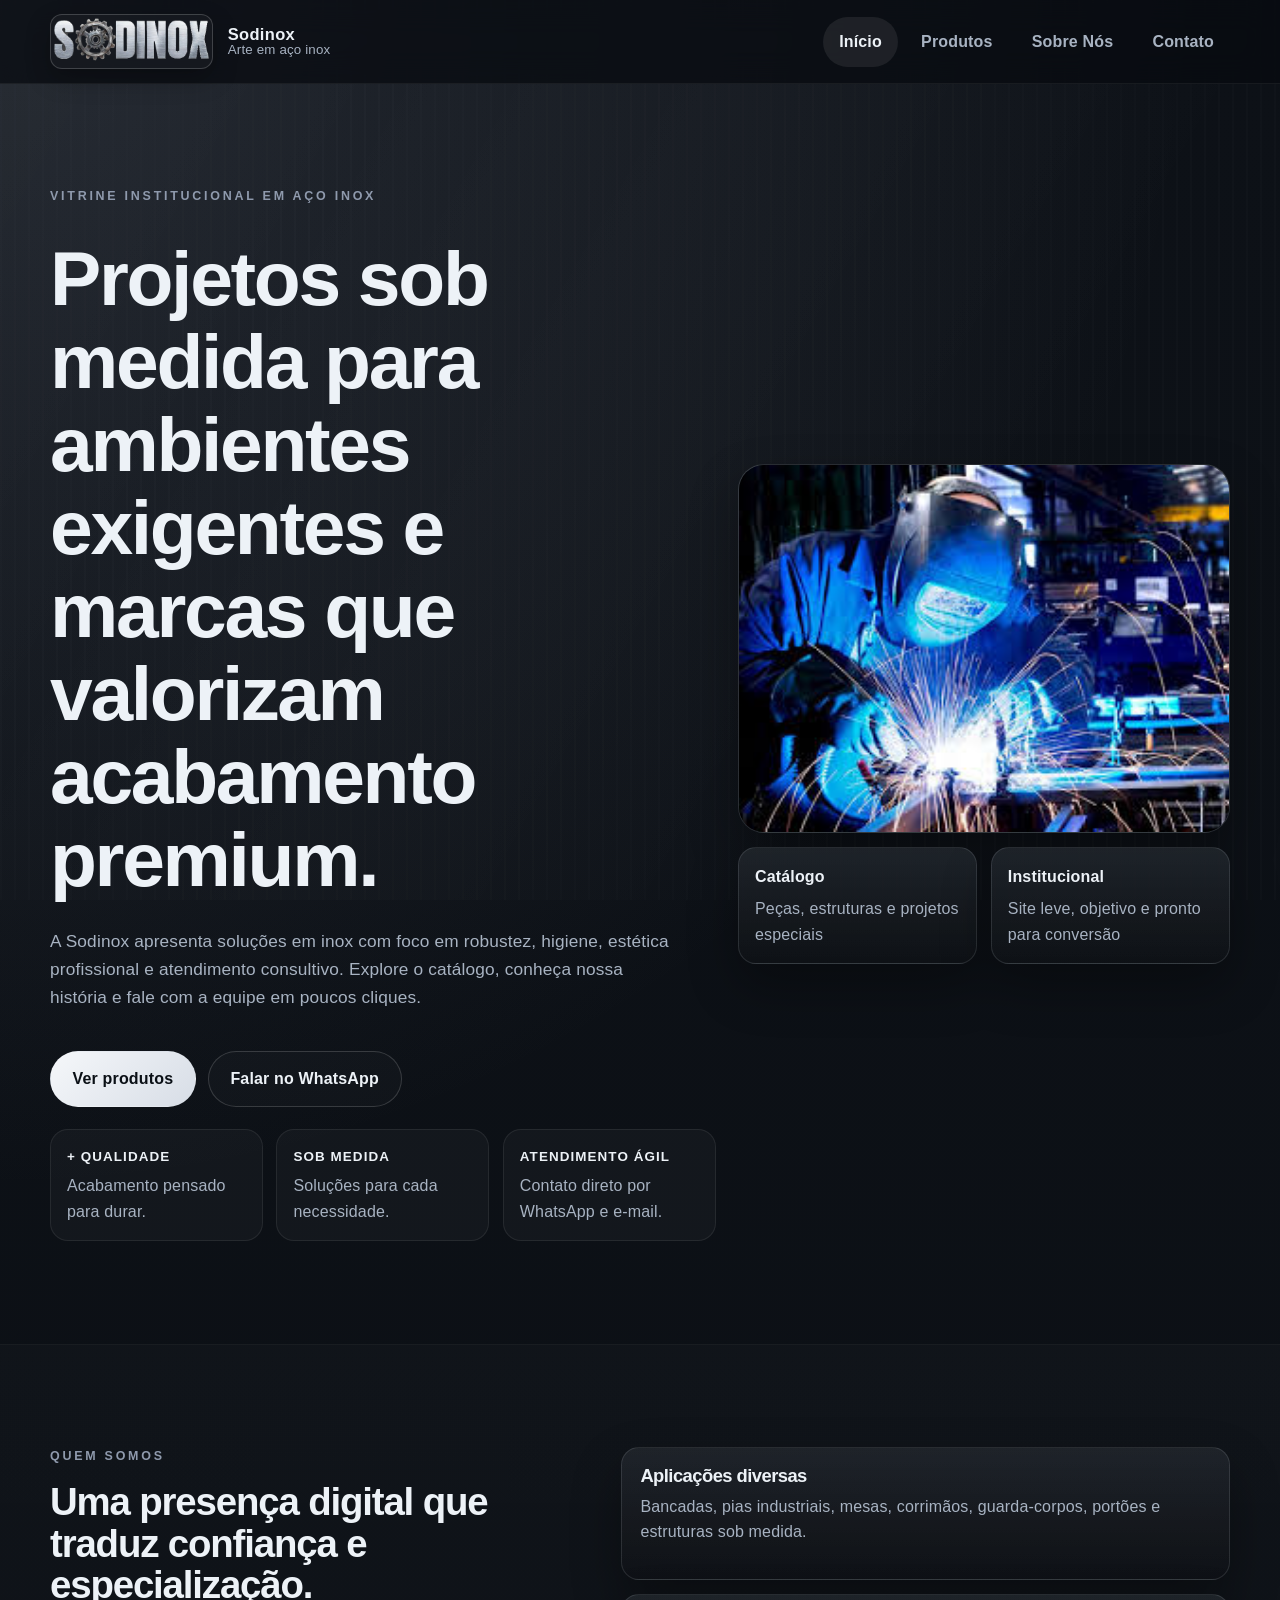
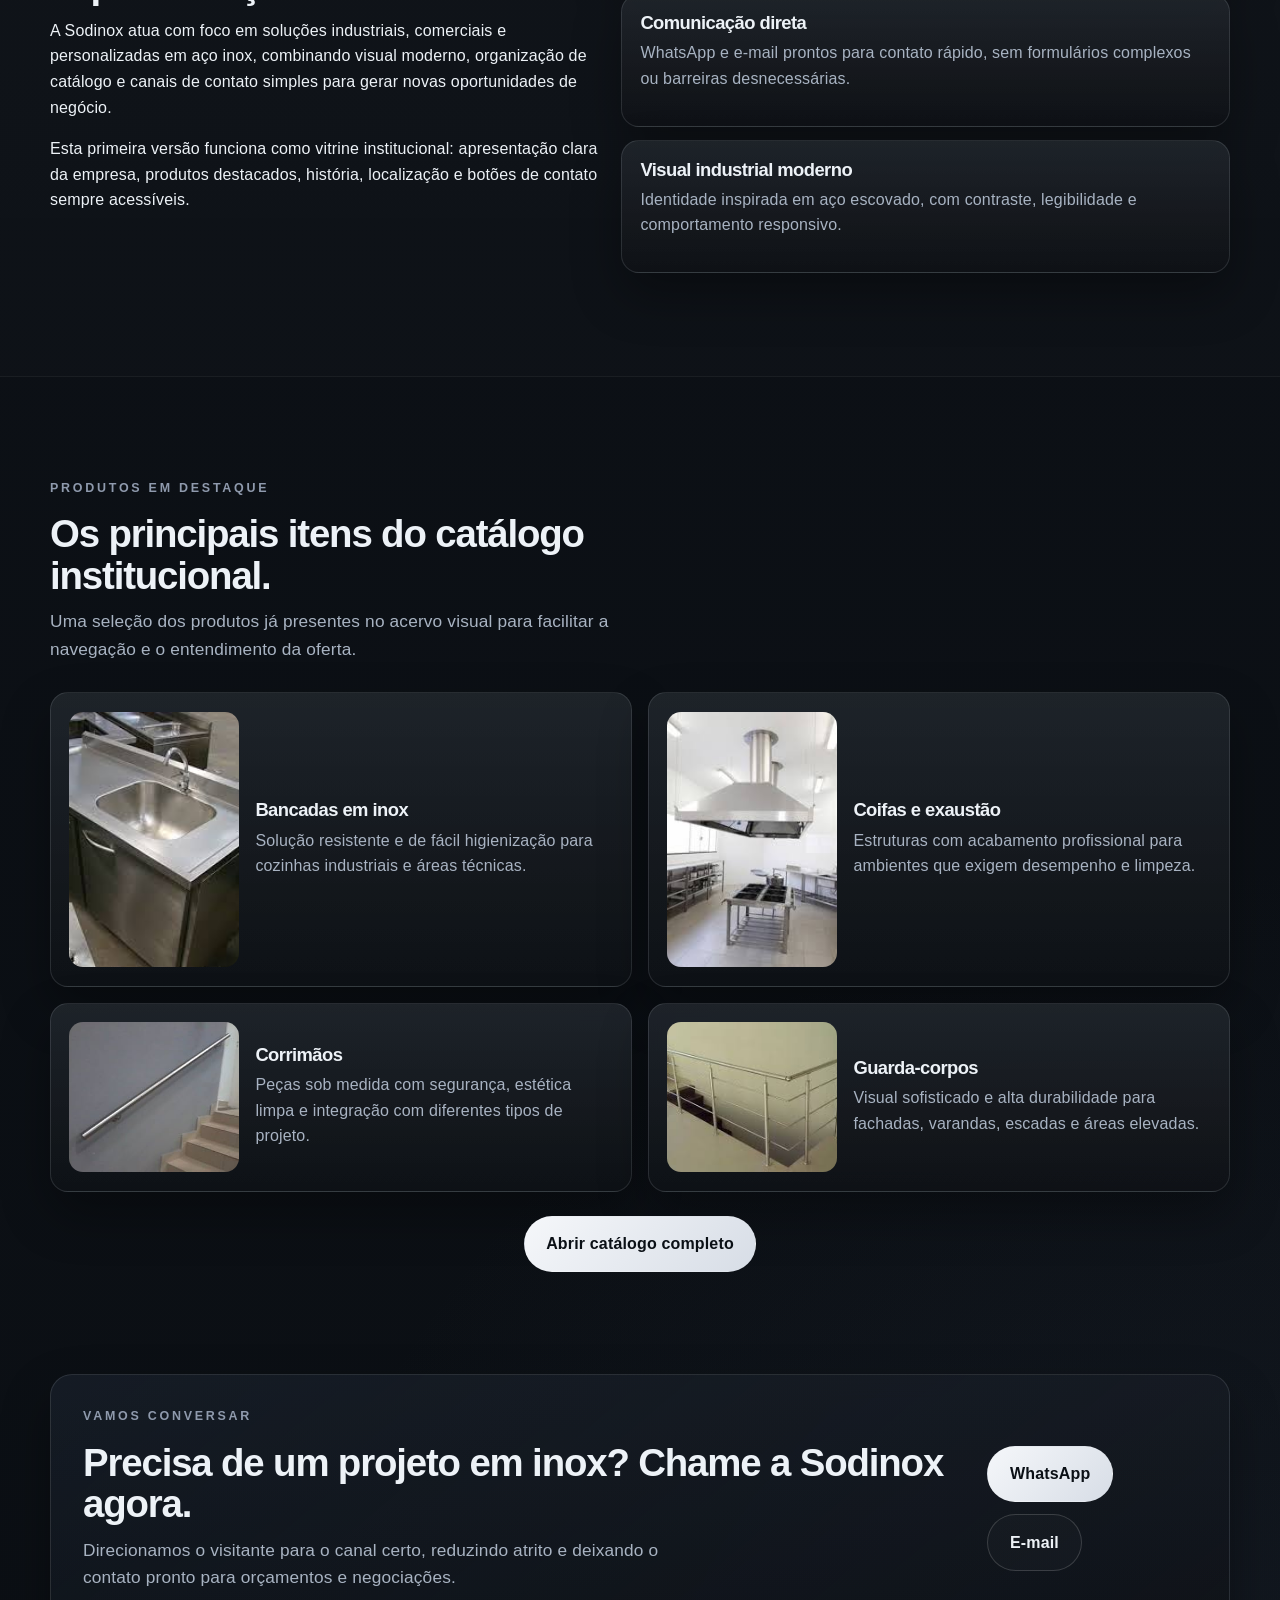
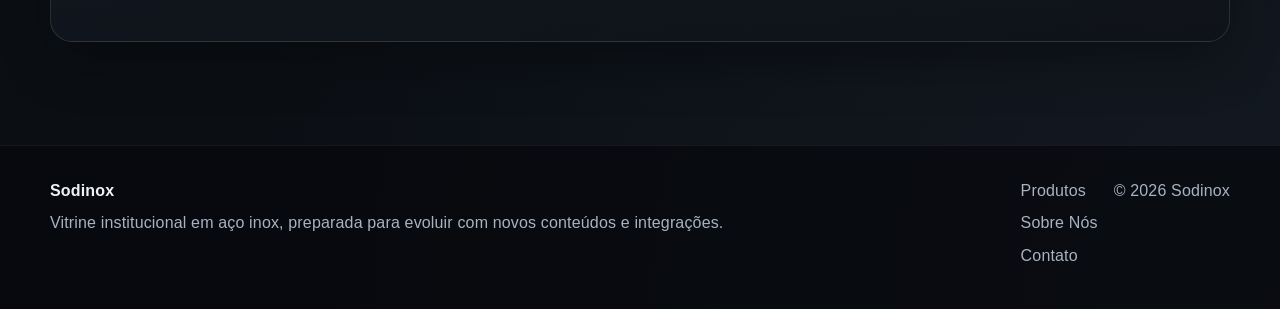
<file: index.html>
<!DOCTYPE html>
<html lang="pt-BR">
<head>
  <meta charset="UTF-8">
  <meta name="viewport" content="width=device-width, initial-scale=1.0">
  <meta name="description" content="Sodinox: soluções em aço inox com acabamento premium, catálogos institucionais, atendimento via WhatsApp e localização no Google Maps.">
  <meta name="theme-color" content="#0e1116">
  <title>Sodinox | Soluções em Aço Inox</title>
  <link rel="preconnect" href="https://fonts.googleapis.com">
  <link rel="preconnect" href="https://fonts.gstatic.com" crossorigin>
  <link rel="stylesheet" href="estilos/geral.css">
  <link rel="stylesheet" href="estilos/inicio.css">
  <script defer src="scripts/principal.js"></script>
</head>
<body data-pagina="inicio">
  <a class="link-salto" href="#conteudo-principal">Pular para o conteúdo</a>

  <header class="cabecalho-site">
    <div class="conteiner barra-cabecalho">
      <a class="marca" href="index.html" aria-label="Sodinox - página inicial">
        <img src="imagens/marca-sodinox.png" alt="Logotipo da Sodinox">
        <span class="texto-marca">
          <strong>Sodinox</strong>
          <small>Arte em aço inox</small>
        </span>
      </a>

      <button class="botao-menu" type="button" aria-expanded="false" aria-controls="navegacao-principal">
        <span></span>
        <span></span>
        <span></span>
        <span class="texto-acessivel">Abrir menu</span>
      </button>

      <nav id="navegacao-principal" class="navegacao-principal" aria-label="Navegação principal">
        <a href="index.html" data-navegacao="inicio">Início</a>
        <a href="paginas/produtos.html" data-navegacao="produtos">Produtos</a>
        <a href="paginas/sobre.html" data-navegacao="sobre">Sobre Nós</a>
        <a href="paginas/contato.html" data-navegacao="contato">Contato</a>
      </nav>
    </div>
  </header>

  <main id="conteudo-principal">
    <section class="secao secao-principal">
      <div class="conteiner grade-principal">
        <div class="texto-principal" data-animar>
          <p class="rotulo">Vitrine institucional em aço inox</p>
          <h1>Projetos sob medida para ambientes exigentes e marcas que valorizam acabamento premium.</h1>
          <p class="texto-destaque">
            A Sodinox apresenta soluções em inox com foco em robustez, higiene, estética profissional e atendimento consultivo.
            Explore o catálogo, conheça nossa história e fale com a equipe em poucos cliques.
          </p>

          <div class="acoes-principais">
            <a class="botao botao-principal" href="paginas/produtos.html">Ver produtos</a>
            <a class="botao botao-secundario" href="paginas/contato.html" data-link-whatsapp>Falar no WhatsApp</a>
          </div>

          <ul class="destaques-principais" aria-label="Destaques da Sodinox">
            <li>
              <strong>+ qualidade</strong>
              <span>Acabamento pensado para durar.</span>
            </li>
            <li>
              <strong>sob medida</strong>
              <span>Soluções para cada necessidade.</span>
            </li>
            <li>
              <strong>atendimento ágil</strong>
              <span>Contato direto por WhatsApp e e-mail.</span>
            </li>
          </ul>
        </div>

        <div class="painel-principal" data-animar>
          <div class="midia-principal superficie-cartao">
            <img src="imagens/soldagem inox.jpg" alt="Processo de soldagem em aço inox realizado pela Sodinox">
          </div>
          <div class="estatisticas-principais">
            <article class="indicador superficie-cartao">
              <strong>Catálogo</strong>
              <span>Peças, estruturas e projetos especiais</span>
            </article>
            <article class="indicador superficie-cartao">
              <strong>Institucional</strong>
              <span>Site leve, objetivo e pronto para conversão</span>
            </article>
          </div>
        </div>
      </div>
    </section>

    <section class="secao secao-alternada">
      <div class="conteiner grade-dividida">
        <div class="texto-secao" data-animar>
          <p class="rotulo">Quem somos</p>
          <h2>Uma presença digital que traduz confiança e especialização.</h2>
          <p>
            A Sodinox atua com foco em soluções industriais, comerciais e personalizadas em aço inox, combinando visual moderno,
            organização de catálogo e canais de contato simples para gerar novas oportunidades de negócio.
          </p>
          <p>
            Esta primeira versão funciona como vitrine institucional: apresentação clara da empresa, produtos destacados, história,
            localização e botões de contato sempre acessíveis.
          </p>
        </div>

        <div class="pilha-recursos" data-animar>
          <article class="cartao-recurso superficie-cartao">
            <h3>Aplicações diversas</h3>
            <p>Bancadas, pias industriais, mesas, corrimãos, guarda-corpos, portões e estruturas sob medida.</p>
          </article>
          <article class="cartao-recurso superficie-cartao">
            <h3>Comunicação direta</h3>
            <p>WhatsApp e e-mail prontos para contato rápido, sem formulários complexos ou barreiras desnecessárias.</p>
          </article>
          <article class="cartao-recurso superficie-cartao">
            <h3>Visual industrial moderno</h3>
            <p>Identidade inspirada em aço escovado, com contraste, legibilidade e comportamento responsivo.</p>
          </article>
        </div>
      </div>
    </section>

    <section class="secao">
      <div class="conteiner">
        <div class="cabecalho-secao" data-animar>
          <p class="rotulo">Produtos em destaque</p>
          <h2>Os principais itens do catálogo institucional.</h2>
          <p class="texto-destaque">Uma seleção dos produtos já presentes no acervo visual para facilitar a navegação e o entendimento da oferta.</p>
        </div>

        <div class="grade-produtos">
          <article class="cartao-produto superficie-cartao" data-animar>
            <img src="imagens/bancada inox.jpg" alt="Bancada em aço inox">
            <div>
              <h3>Bancadas em inox</h3>
              <p>Solução resistente e de fácil higienização para cozinhas industriais e áreas técnicas.</p>
            </div>
          </article>

          <article class="cartao-produto superficie-cartao" data-animar>
            <img src="imagens/coifa inox.jpg" alt="Coifa em aço inox">
            <div>
              <h3>Coifas e exaustão</h3>
              <p>Estruturas com acabamento profissional para ambientes que exigem desempenho e limpeza.</p>
            </div>
          </article>

          <article class="cartao-produto superficie-cartao" data-animar>
            <img src="imagens/corrimao inox.jpg" alt="Corrimão em aço inox">
            <div>
              <h3>Corrimãos</h3>
              <p>Peças sob medida com segurança, estética limpa e integração com diferentes tipos de projeto.</p>
            </div>
          </article>

          <article class="cartao-produto superficie-cartao" data-animar>
            <img src="imagens/guardacorpo inox.jpg" alt="Guarda-corpo em aço inox">
            <div>
              <h3>Guarda-corpos</h3>
              <p>Visual sofisticado e alta durabilidade para fachadas, varandas, escadas e áreas elevadas.</p>
            </div>
          </article>
        </div>

        <div class="acoes-centralizadas" data-animar>
          <a class="botao botao-principal" href="paginas/produtos.html">Abrir catálogo completo</a>
        </div>
      </div>
    </section>

    <section class="secao secao-chamada">
      <div class="conteiner faixa-chamada superficie-cartao" data-animar>
        <div>
          <p class="rotulo">Vamos conversar</p>
          <h2>Precisa de um projeto em inox? Chame a Sodinox agora.</h2>
          <p class="texto-destaque">
            Direcionamos o visitante para o canal certo, reduzindo atrito e deixando o contato pronto para orçamentos e negociações.
          </p>
        </div>
        <div class="acoes-chamada">
          <a class="botao botao-principal" href="paginas/contato.html" data-link-whatsapp>WhatsApp</a>
          <a class="botao botao-secundario" href="mailto:contato@sodinox.com.br" data-link-email>E-mail</a>
        </div>
      </div>
    </section>
  </main>

  <footer class="rodape-site">
    <div class="conteiner grade-rodape">
      <div>
        <strong>Sodinox</strong>
        <p>Vitrine institucional em aço inox, preparada para evoluir com novos conteúdos e integrações.</p>
      </div>
      <div class="links-rodape">
        <a href="paginas/produtos.html">Produtos</a>
        <a href="paginas/sobre.html">Sobre Nós</a>
        <a href="paginas/contato.html">Contato</a>
      </div>
      <p class="nota-rodape" data-ano-atual>© 2026 Sodinox</p>
    </div>
  </footer>
</body>
</html>
</file>
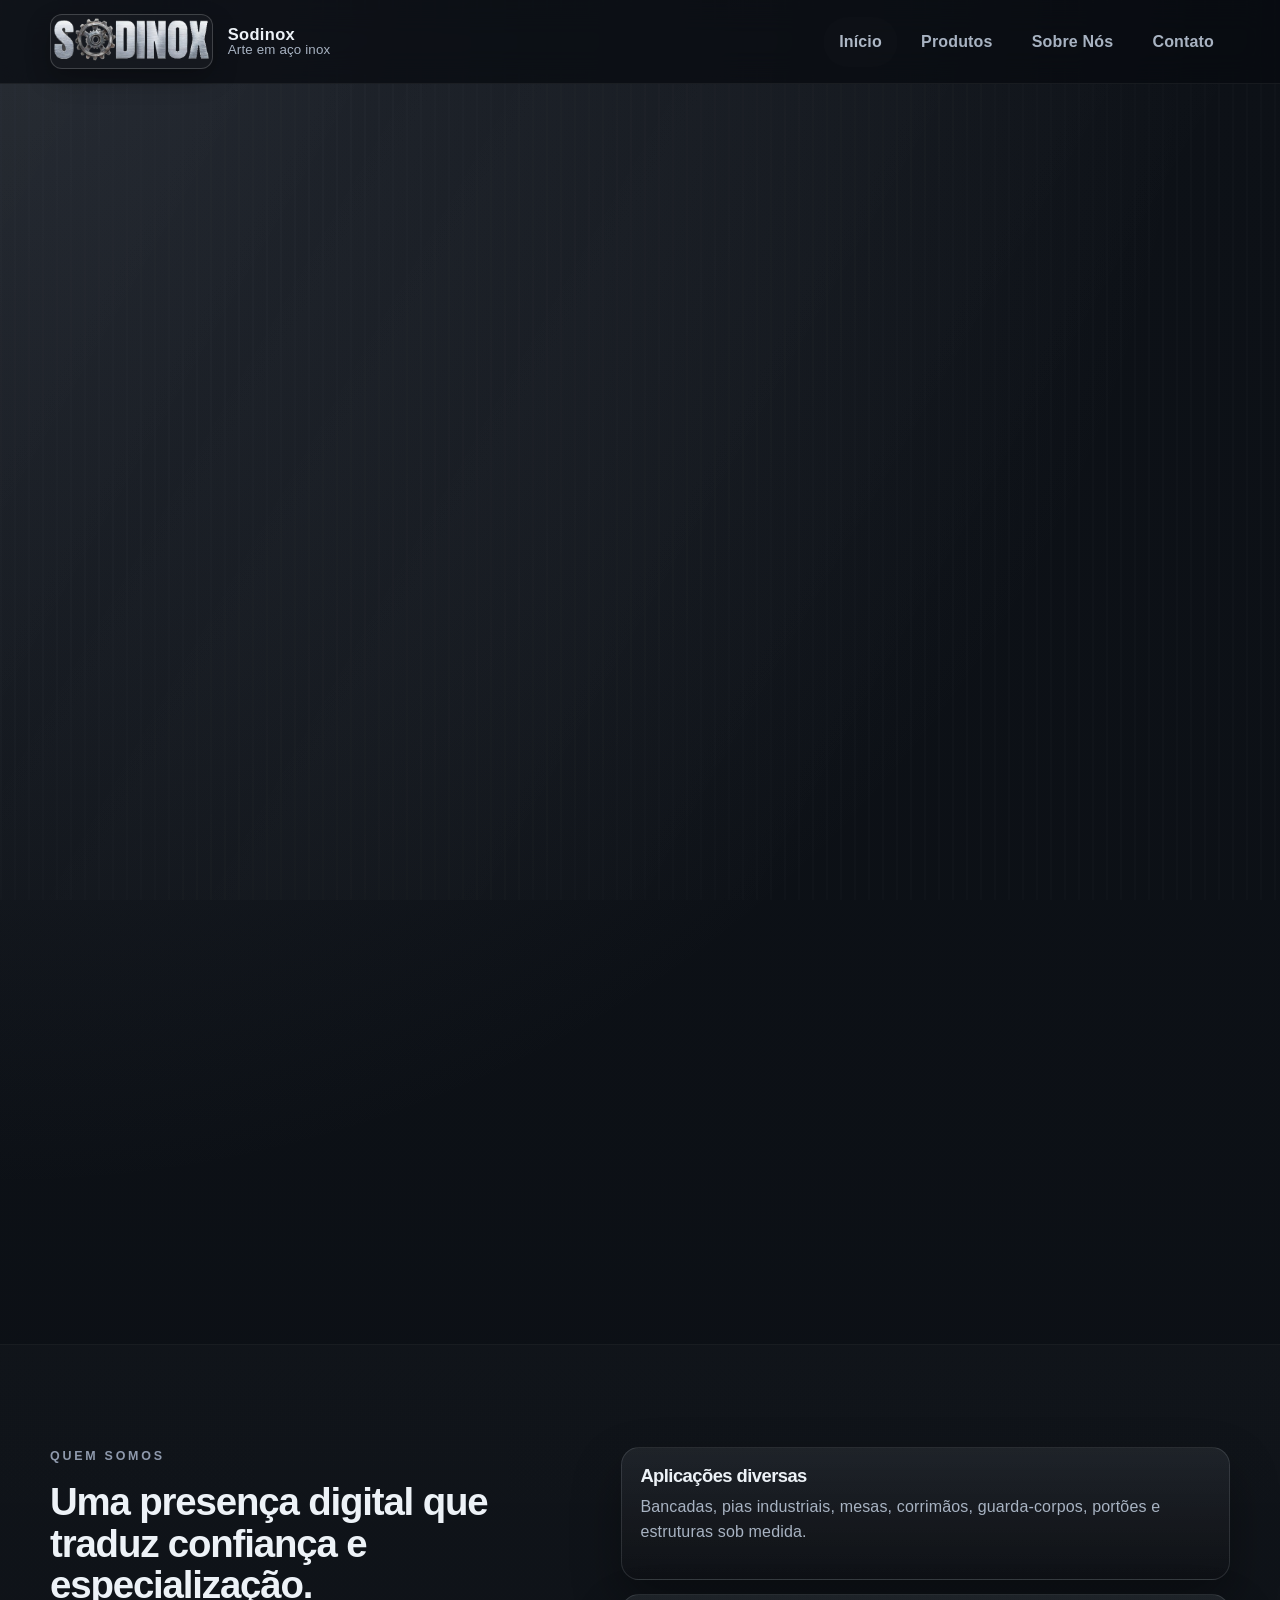
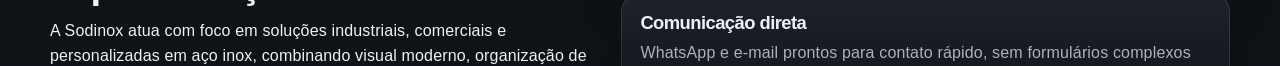
<file: html/index.html>
<!DOCTYPE html>
<html lang="pt-BR">
<head>
  <meta charset="UTF-8">
  <meta http-equiv="refresh" content="0; url=../index.html">
  <meta name="viewport" content="width=device-width, initial-scale=1.0">
  <title>Redirecionando para a Sodinox</title>
</head>
<body>
  <p>Redirecionando para a nova versão do site da Sodinox...</p>
</body>
</html>
</file>
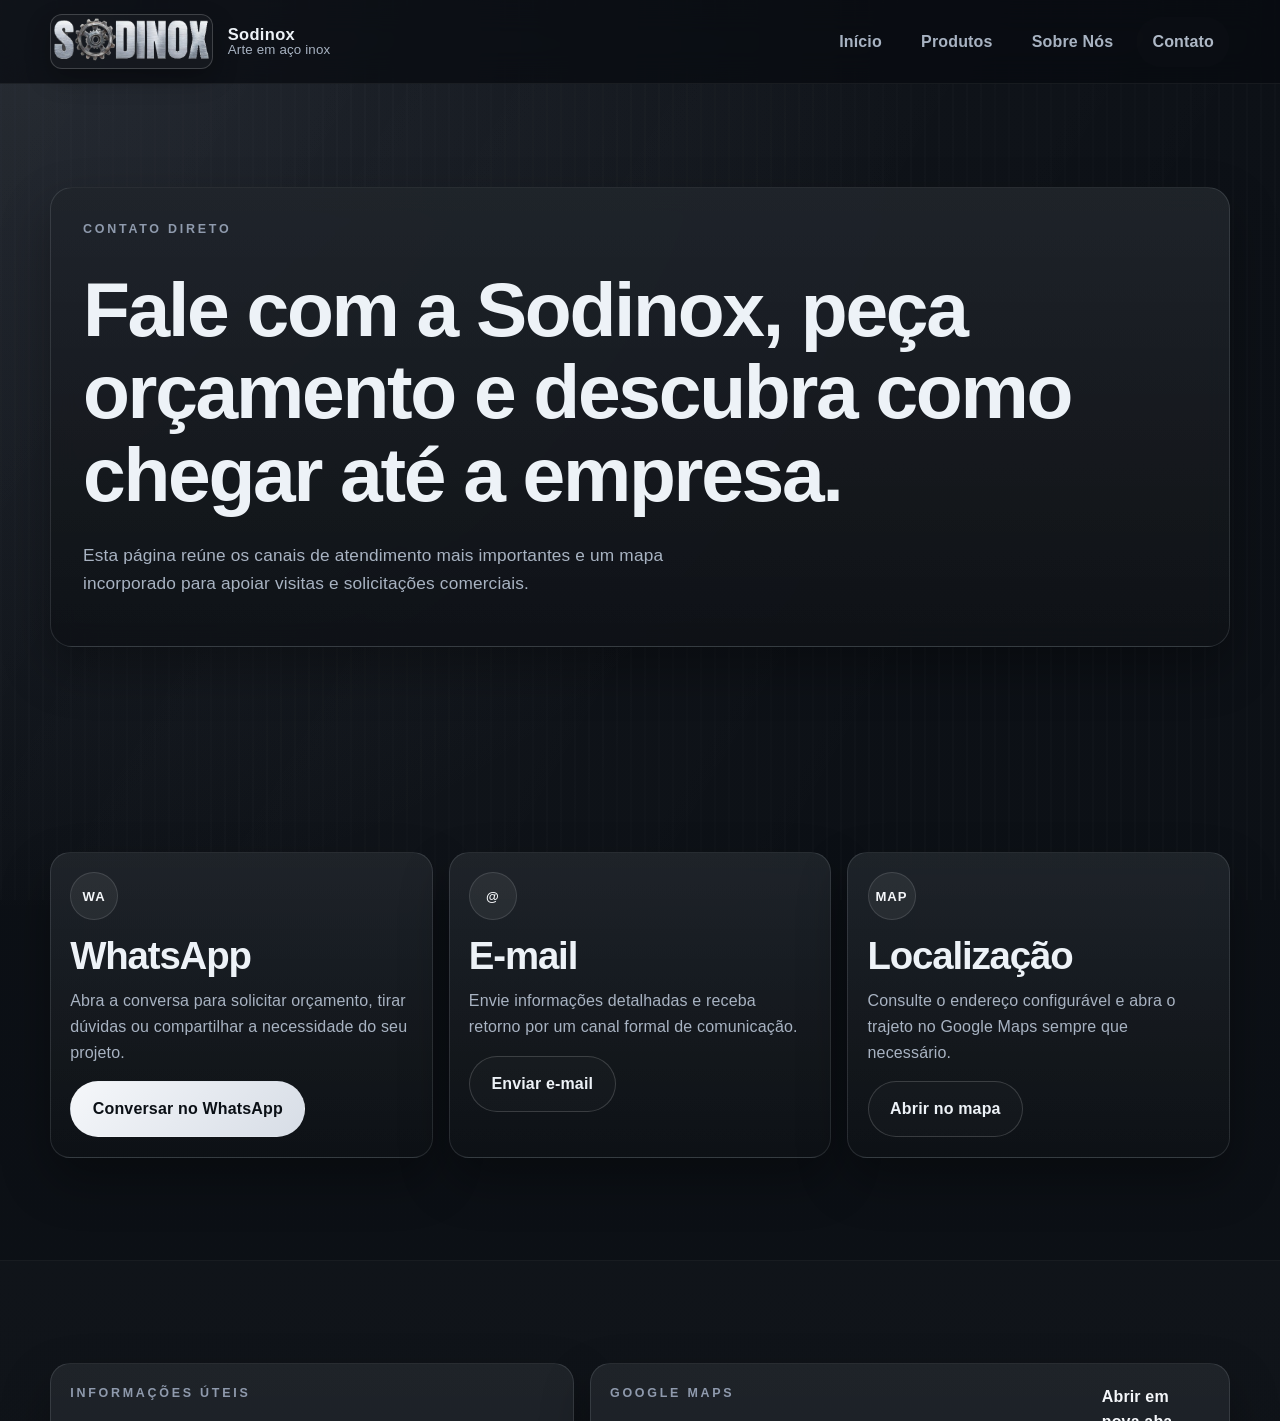
<file: legado/paginacontatos.html>
<!DOCTYPE html>
<html lang="pt-BR">
<head>
  <meta charset="UTF-8">
  <meta http-equiv="refresh" content="0; url=../paginas/contato.html">
  <meta name="viewport" content="width=device-width, initial-scale=1.0">
  <title>Redirecionando para Contato | Sodinox</title>
</head>
<body>
  <p>Redirecionando para a página de contato...</p>
</body>
</html>
</file>
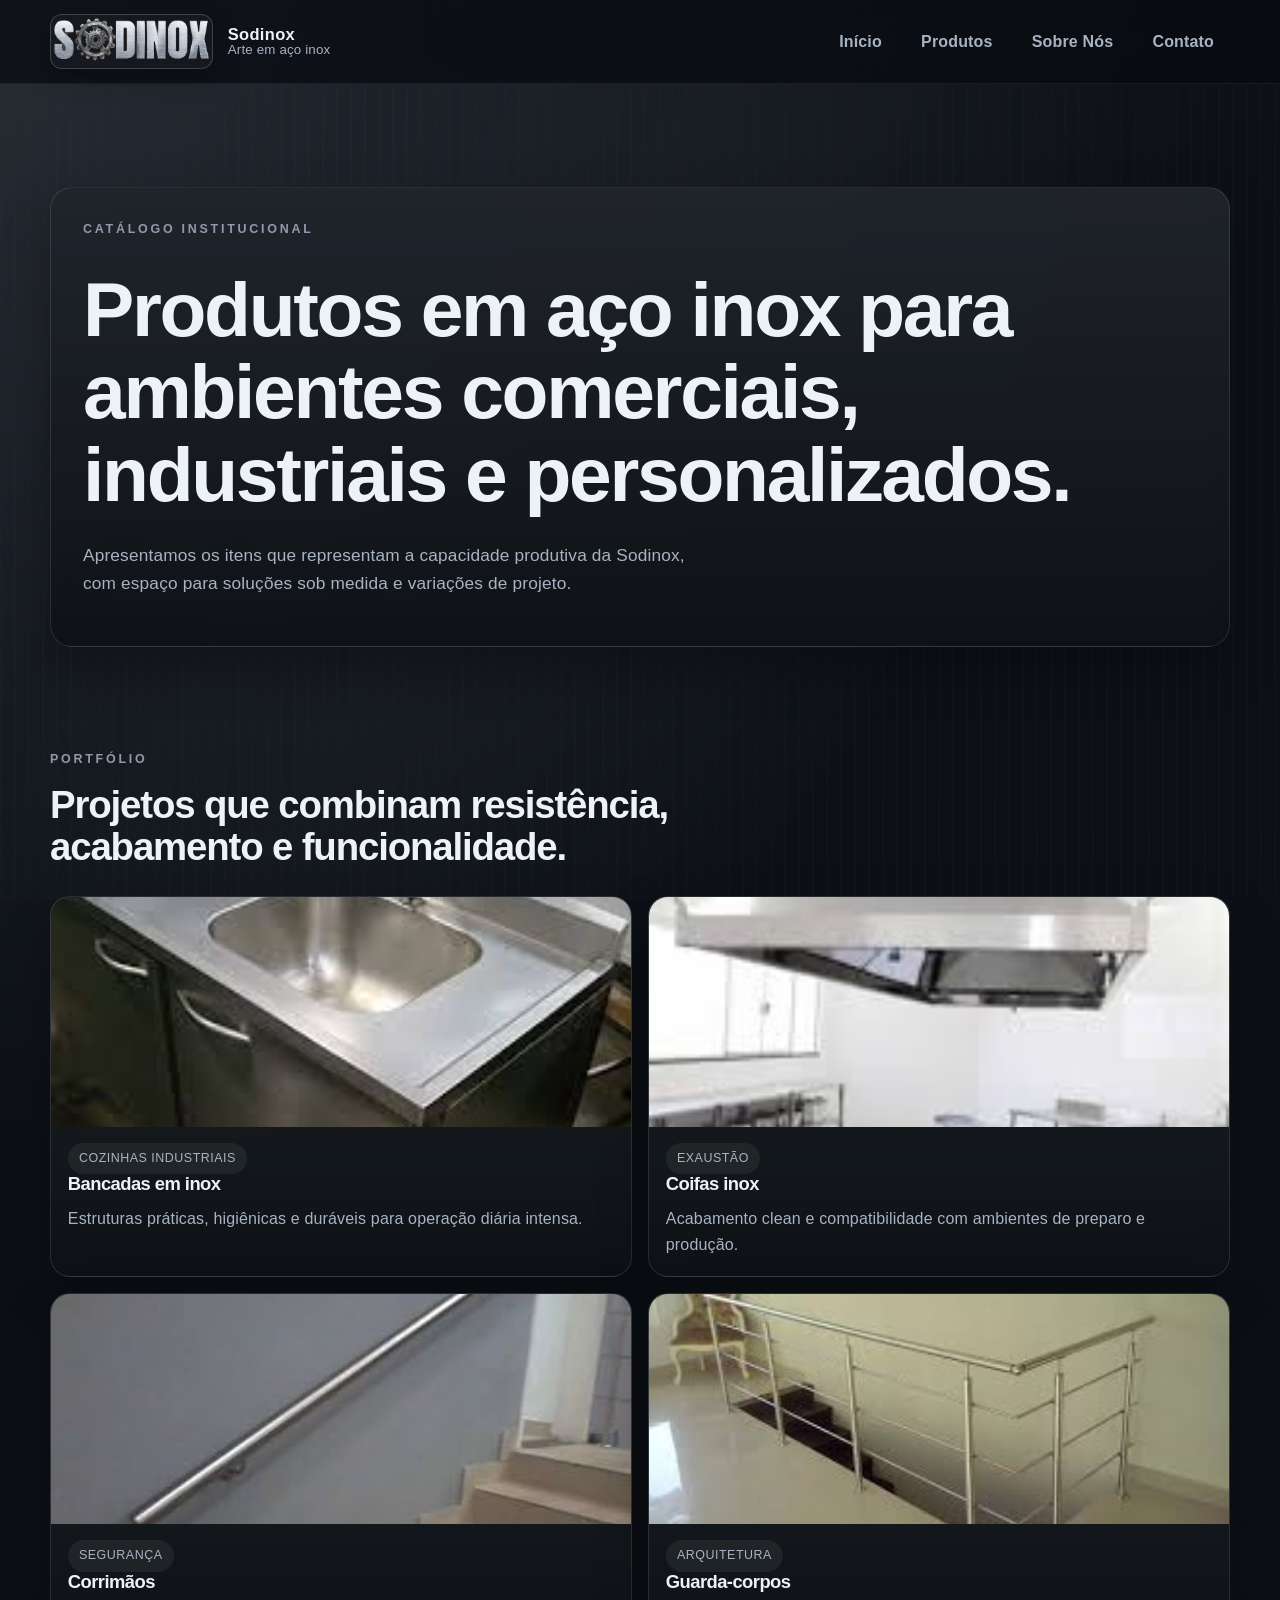
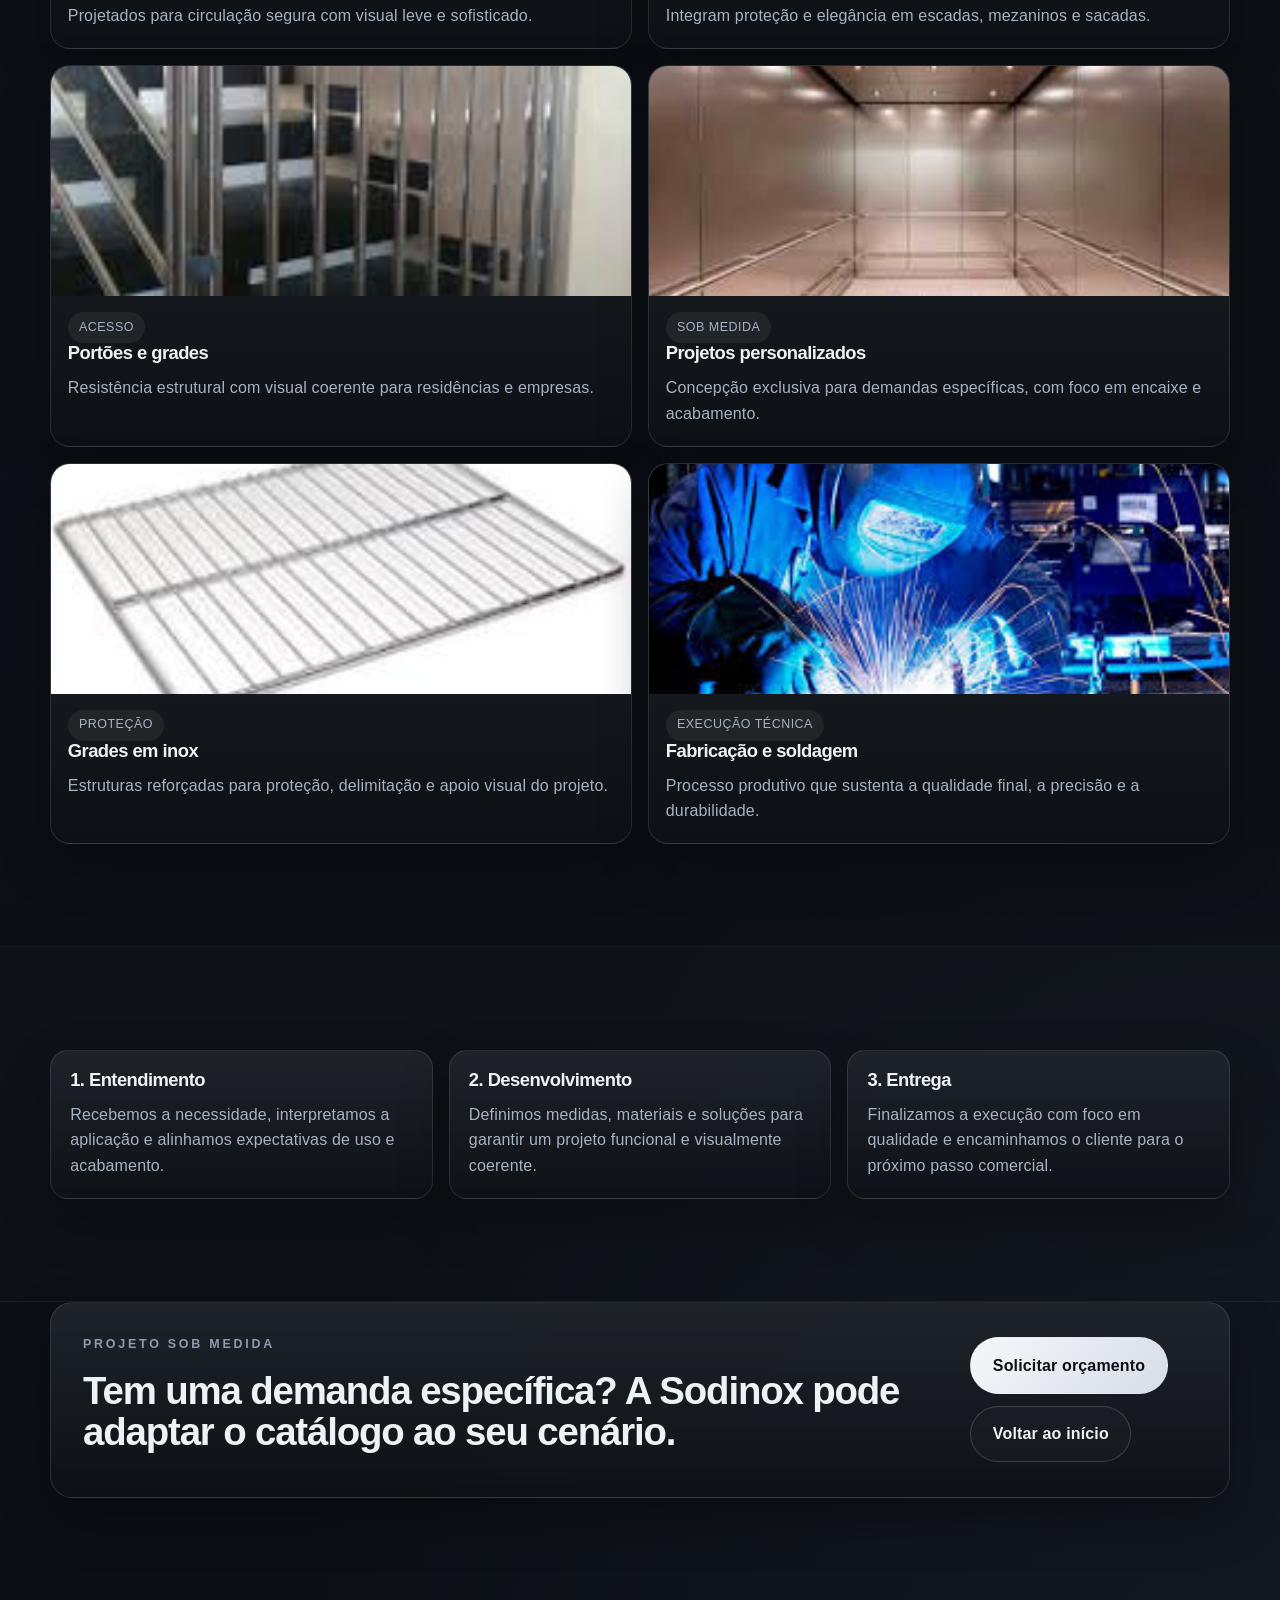
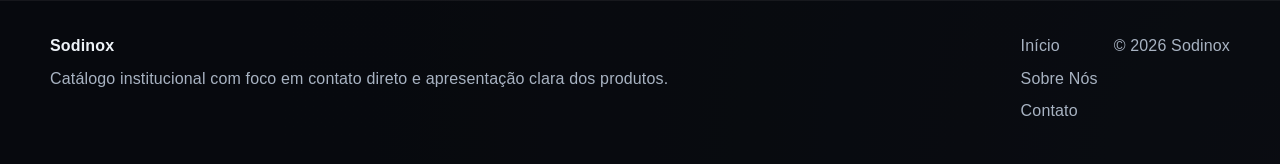
<file: legado/paginaprodutos.html>
<!DOCTYPE html>
<html lang="pt-BR">
<head>
  <meta charset="UTF-8">
  <meta http-equiv="refresh" content="0; url=../paginas/produtos.html">
  <meta name="viewport" content="width=device-width, initial-scale=1.0">
  <title>Redirecionando para Produtos | Sodinox</title>
</head>
<body>
  <p>Redirecionando para a página de produtos...</p>
</body>
</html>
</file>
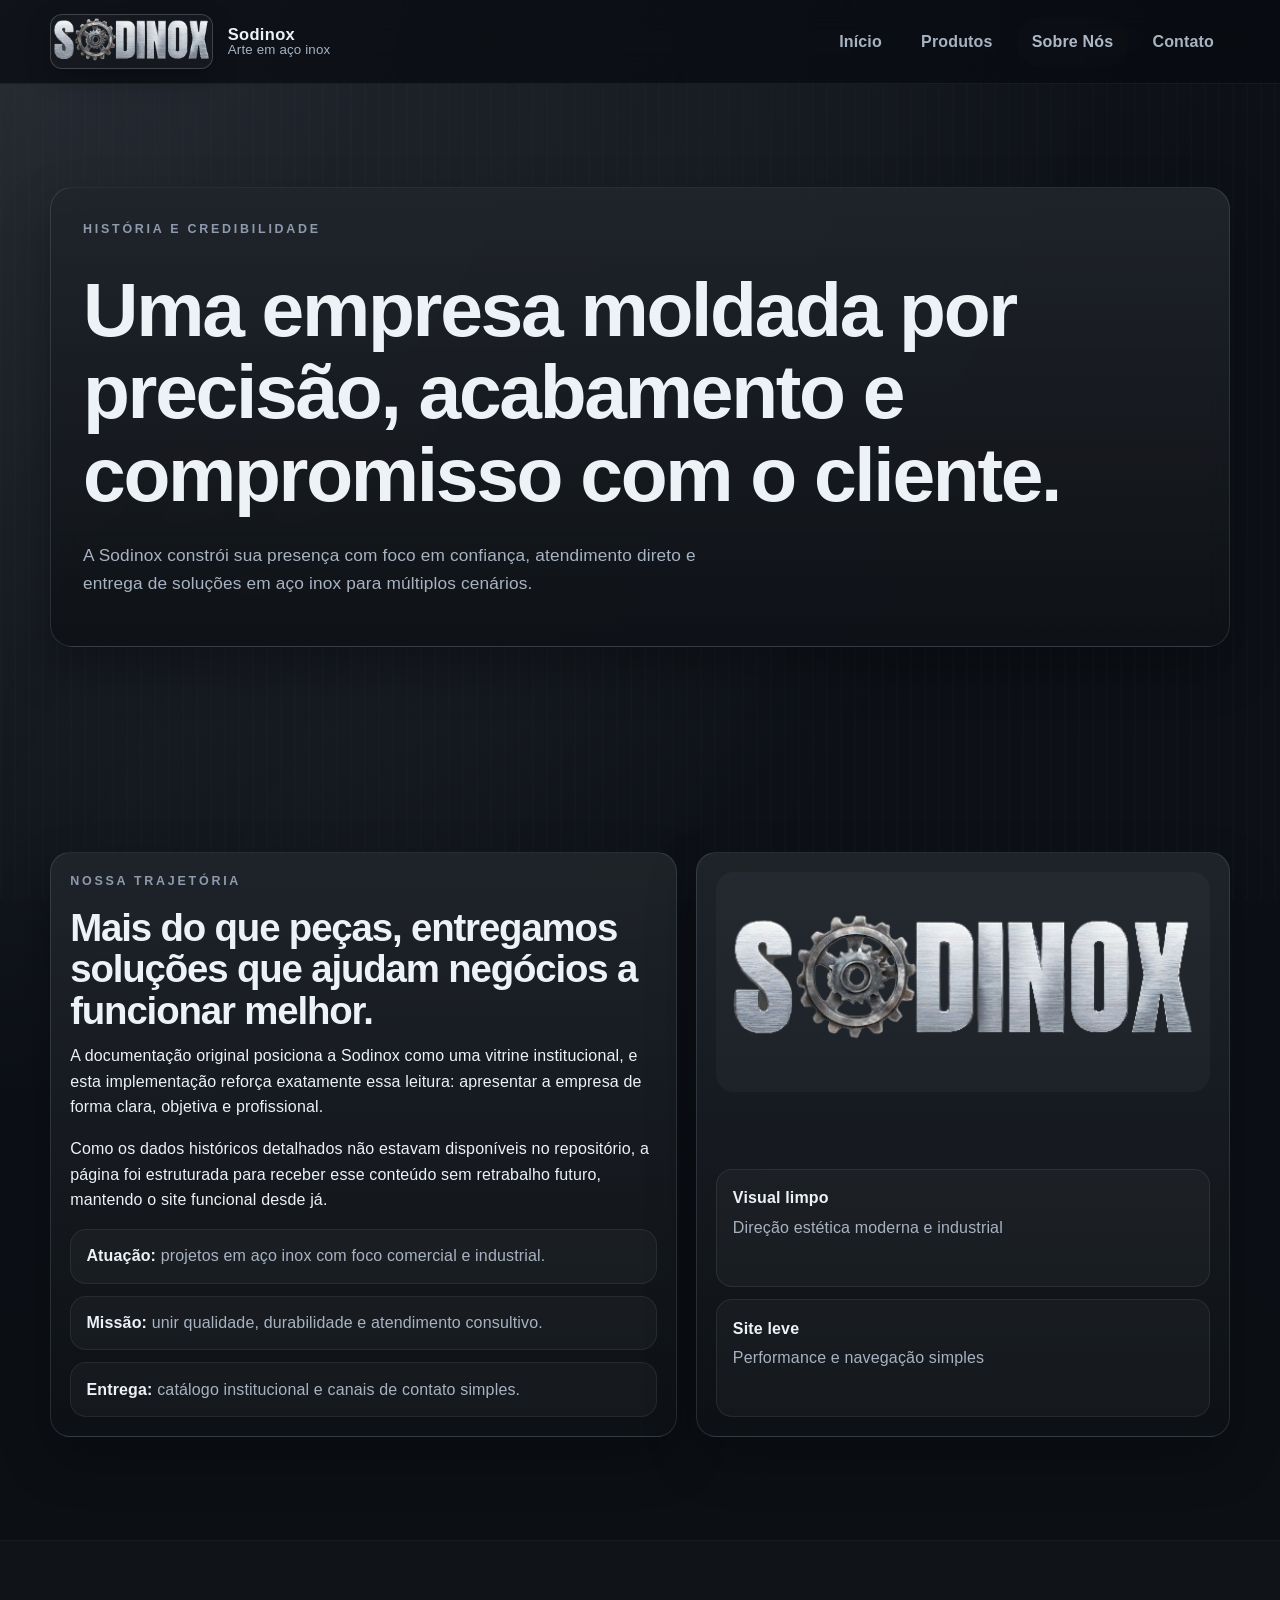
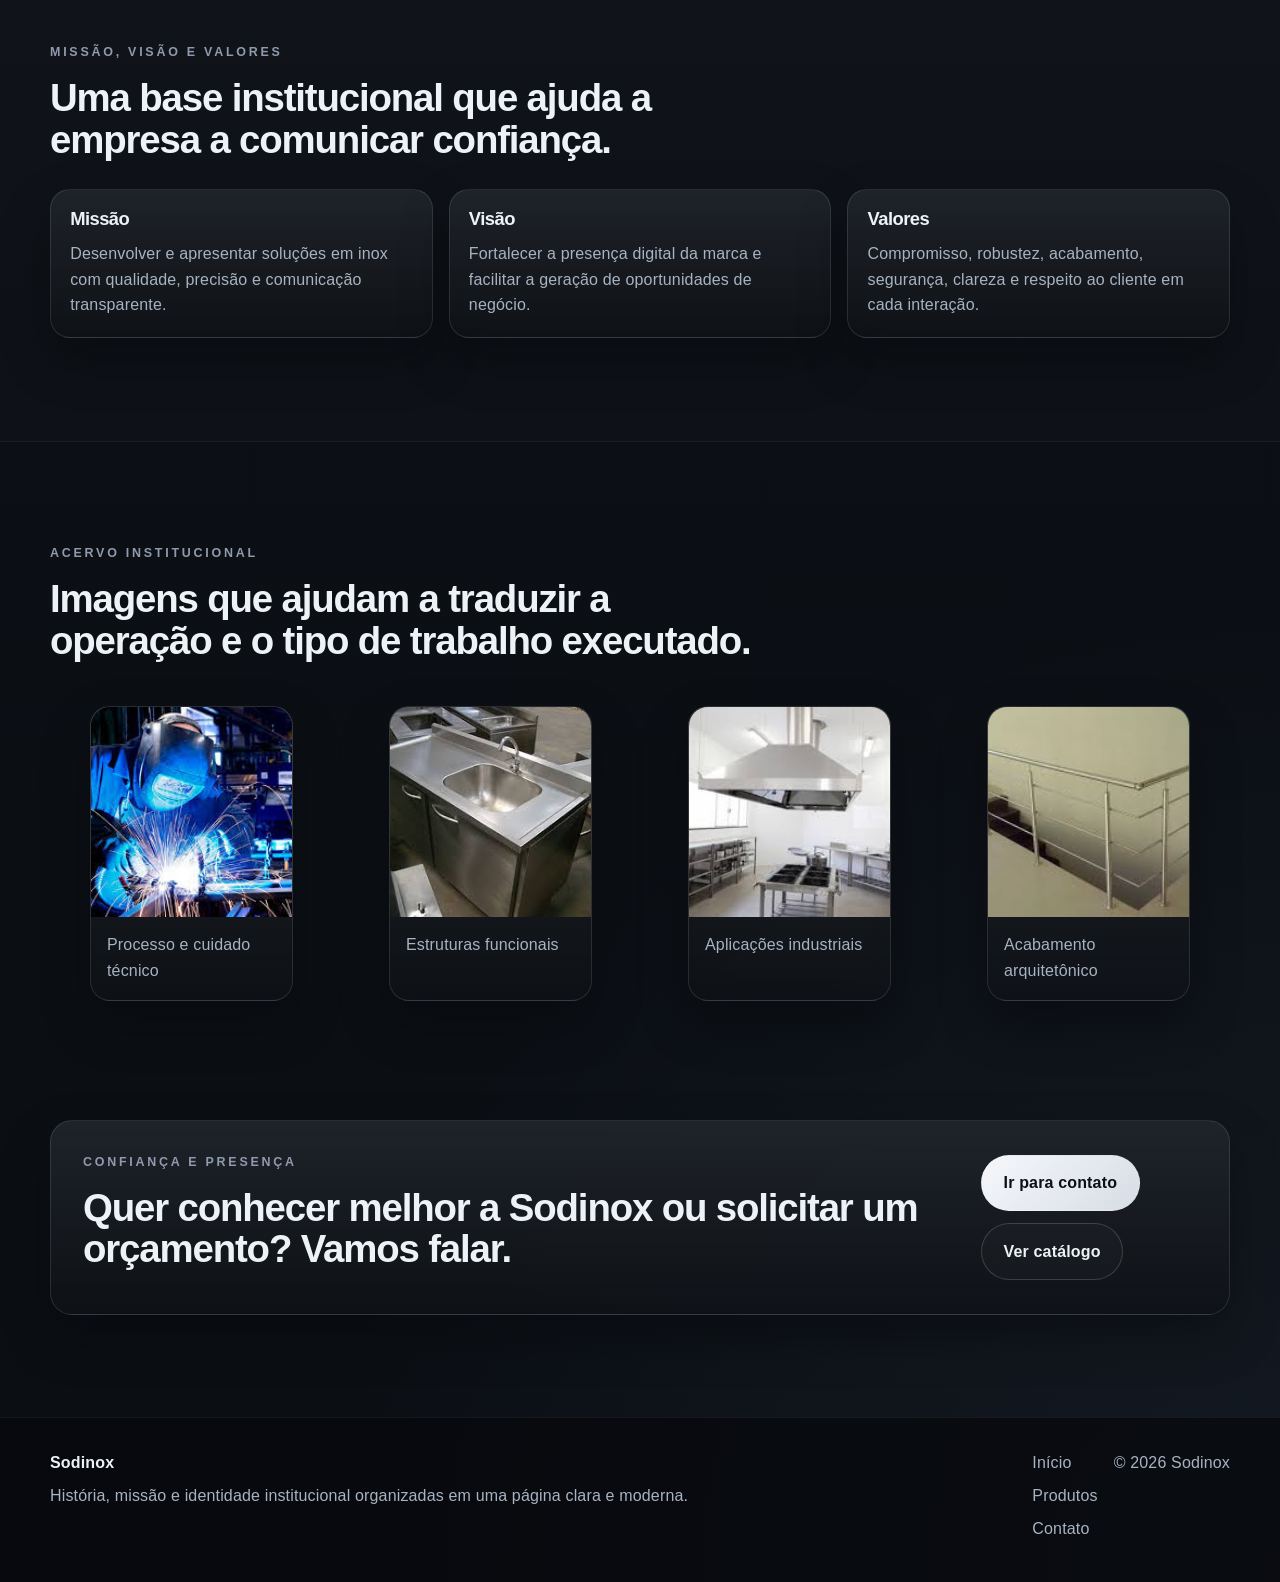
<file: legado/paginasobresodinox.html>
<!DOCTYPE html>
<html lang="pt-BR">
<head>
  <meta charset="UTF-8">
  <meta http-equiv="refresh" content="0; url=../paginas/sobre.html">
  <meta name="viewport" content="width=device-width, initial-scale=1.0">
  <title>Redirecionando para Sobre Nós | Sodinox</title>
</head>
<body>
  <p>Redirecionando para a página sobre nós...</p>
</body>
</html>
</file>
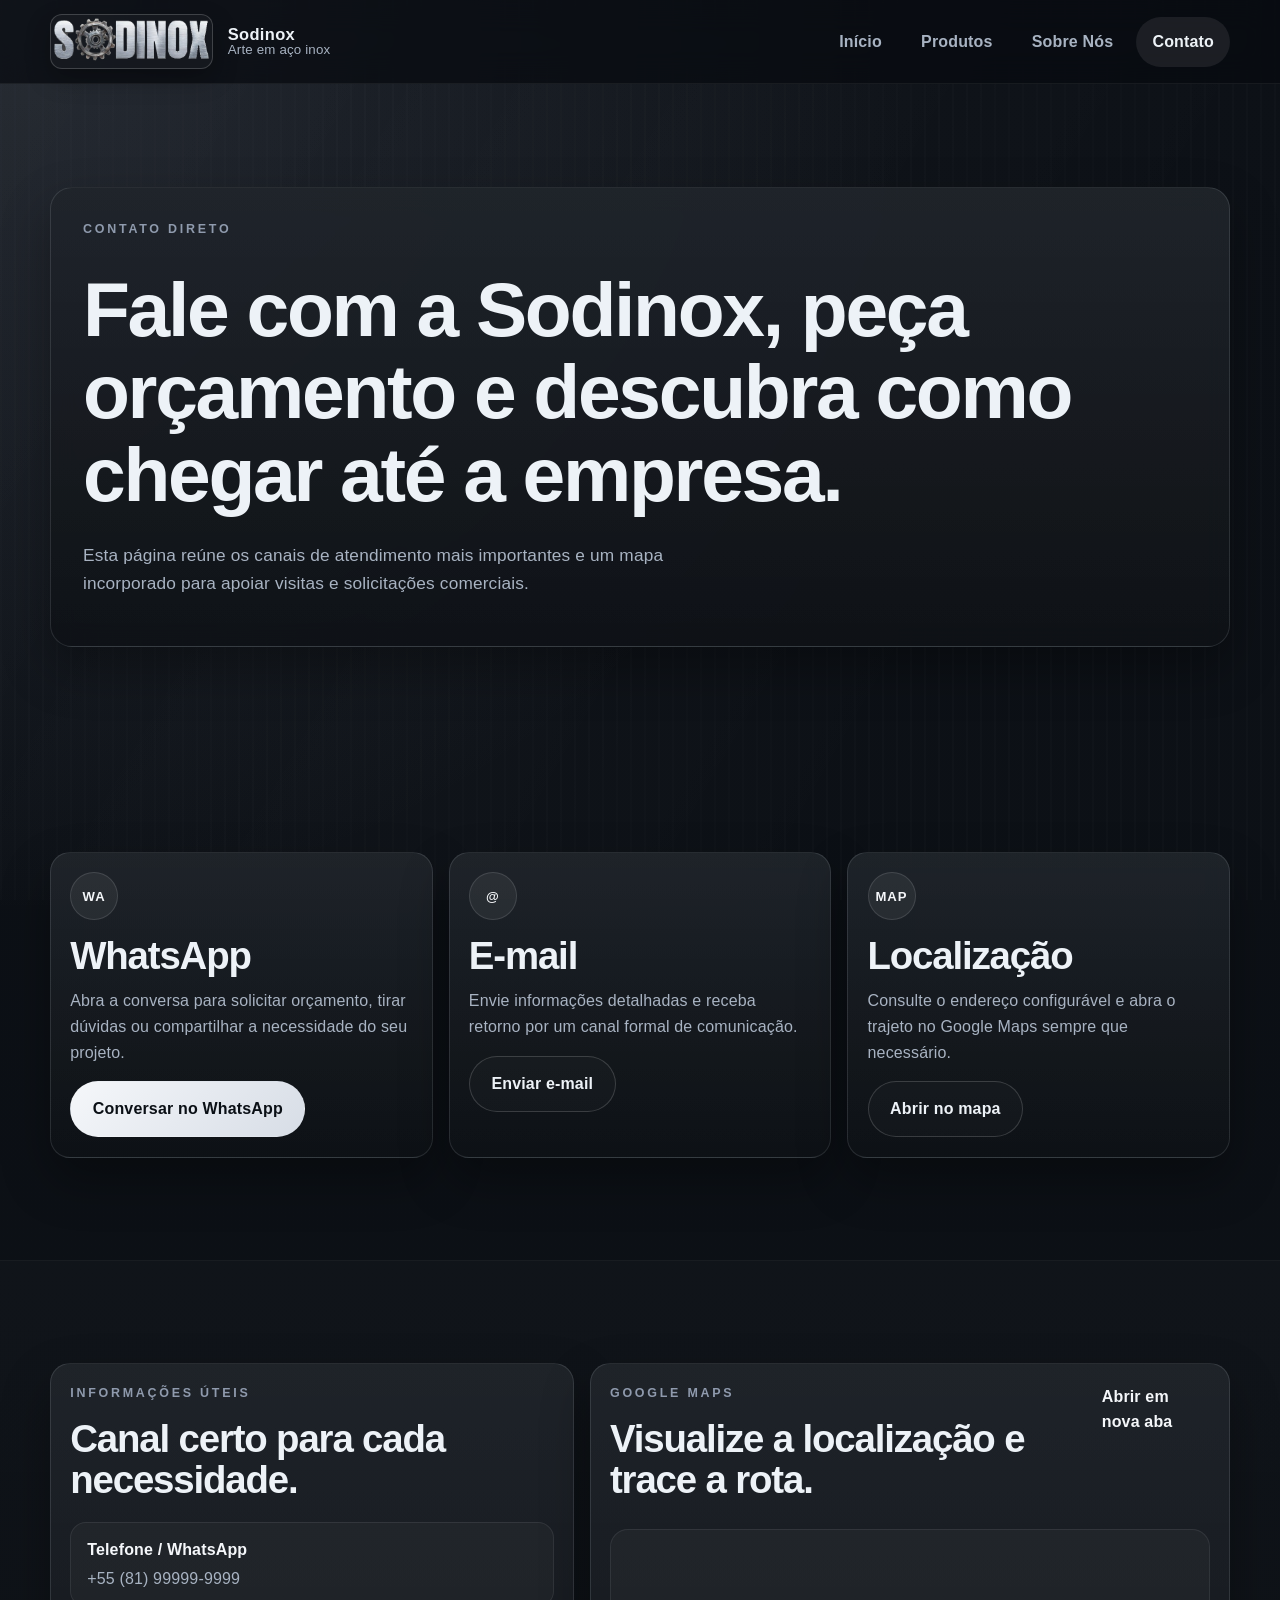
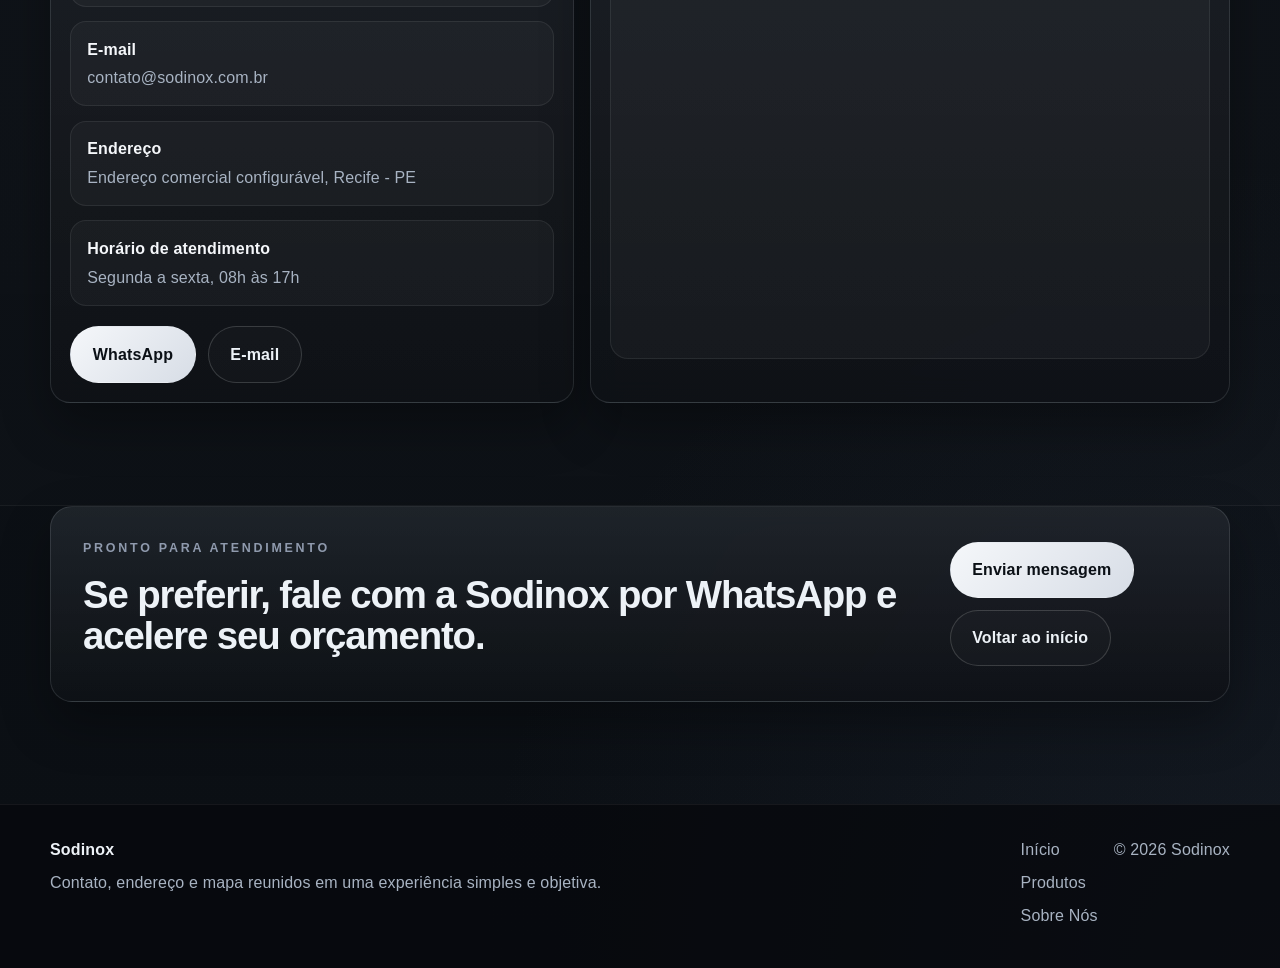
<file: paginas/contato.html>
<!DOCTYPE html>
<html lang="pt-BR">
<head>
  <meta charset="UTF-8">
  <meta name="viewport" content="width=device-width, initial-scale=1.0">
  <meta name="description" content="Entre em contato com a Sodinox por WhatsApp, e-mail ou Google Maps e conheça o horário de atendimento.">
  <meta name="theme-color" content="#0e1116">
  <title>Contato | Sodinox</title>
  <link rel="stylesheet" href="../estilos/geral.css">
  <link rel="stylesheet" href="../estilos/contato.css">
  <script defer src="../scripts/principal.js"></script>
  <script defer src="../scripts/mapa.js"></script>
</head>
<body data-pagina="contato">
  <a class="link-salto" href="#conteudo-principal">Pular para o conteúdo</a>

  <header class="cabecalho-site">
    <div class="conteiner barra-cabecalho">
      <a class="marca" href="../index.html" aria-label="Sodinox - página inicial">
        <img src="../imagens/marca-sodinox.png" alt="Logotipo da Sodinox">
        <span class="texto-marca">
          <strong>Sodinox</strong>
          <small>Arte em aço inox</small>
        </span>
      </a>

      <button class="botao-menu" type="button" aria-expanded="false" aria-controls="navegacao-principal">
        <span></span>
        <span></span>
        <span></span>
        <span class="texto-acessivel">Abrir menu</span>
      </button>

      <nav id="navegacao-principal" class="navegacao-principal" aria-label="Navegação principal">
        <a href="../index.html" data-navegacao="inicio">Início</a>
        <a href="produtos.html" data-navegacao="produtos">Produtos</a>
        <a href="sobre.html" data-navegacao="sobre">Sobre Nós</a>
        <a href="contato.html" data-navegacao="contato">Contato</a>
      </nav>
    </div>
  </header>

  <main id="conteudo-principal">
    <section class="cabecalho-pagina secao">
      <div class="conteiner casca-pagina superficie-cartao" data-animar>
        <p class="rotulo">Contato direto</p>
        <h1>Fale com a Sodinox, peça orçamento e descubra como chegar até a empresa.</h1>
        <p class="texto-destaque">
          Esta página reúne os canais de atendimento mais importantes e um mapa incorporado para apoiar visitas e solicitações comerciais.
        </p>
      </div>
    </section>

    <section class="secao">
      <div class="conteiner grade-contato">
        <article class="cartao-contato superficie-cartao" data-animar>
          <span class="selo-icone">WA</span>
          <h2>WhatsApp</h2>
          <p>Abra a conversa para solicitar orçamento, tirar dúvidas ou compartilhar a necessidade do seu projeto.</p>
          <a class="botao botao-principal" href="#" data-link-whatsapp>Conversar no WhatsApp</a>
        </article>

        <article class="cartao-contato superficie-cartao" data-animar>
          <span class="selo-icone">@</span>
          <h2>E-mail</h2>
          <p>Envie informações detalhadas e receba retorno por um canal formal de comunicação.</p>
          <a class="botao botao-secundario" href="#" data-link-email>Enviar e-mail</a>
        </article>

        <article class="cartao-contato superficie-cartao" data-animar>
          <span class="selo-icone">MAP</span>
          <h2>Localização</h2>
          <p>Consulte o endereço configurável e abra o trajeto no Google Maps sempre que necessário.</p>
          <a class="botao botao-secundario" href="#" data-link-mapa target="_blank" rel="noopener">Abrir no mapa</a>
        </article>
      </div>
    </section>

    <section class="secao secao-alternada">
      <div class="conteiner disposicao-contato">
        <div class="painel-informativo superficie-cartao" data-animar>
          <p class="rotulo">Informações úteis</p>
          <h2>Canal certo para cada necessidade.</h2>

          <dl class="detalhes-contato">
            <div>
              <dt>Telefone / WhatsApp</dt>
              <dd data-telefone-contato>+55 (81) 99999-9999</dd>
            </div>
            <div>
              <dt>E-mail</dt>
              <dd data-email-contato>contato@sodinox.com.br</dd>
            </div>
            <div>
              <dt>Endereço</dt>
              <dd data-endereco-contato>Endereço comercial configurável, Recife - PE</dd>
            </div>
            <div>
              <dt>Horário de atendimento</dt>
              <dd data-horario-contato>Segunda a sexta, 08h às 17h</dd>
            </div>
          </dl>

          <div class="acoes-contato">
            <a class="botao botao-principal" href="#" data-link-whatsapp>WhatsApp</a>
            <a class="botao botao-secundario" href="mailto:contato@sodinox.com.br" data-link-email>E-mail</a>
          </div>
        </div>

        <div class="painel-mapa superficie-cartao" data-animar>
          <div class="cabecalho-mapa">
            <div>
              <p class="rotulo">Google Maps</p>
              <h2>Visualize a localização e trace a rota.</h2>
            </div>
            <a class="link-texto" href="#" data-link-mapa target="_blank" rel="noopener">Abrir em nova aba</a>
          </div>

          <div class="moldura-mapa">
            <iframe
              title="Mapa com a localização da Sodinox"
              data-quadro-mapa
              loading="lazy"
              referrerpolicy="no-referrer-when-downgrade"
              src="about:blank"></iframe>
          </div>
        </div>
      </div>
    </section>

    <section class="secao secao-chamada">
      <div class="conteiner faixa-chamada superficie-cartao" data-animar>
        <div>
          <p class="rotulo">Pronto para atendimento</p>
          <h2>Se preferir, fale com a Sodinox por WhatsApp e acelere seu orçamento.</h2>
        </div>
        <div class="acoes-chamada">
          <a class="botao botao-principal" href="#" data-link-whatsapp>Enviar mensagem</a>
          <a class="botao botao-secundario" href="../index.html">Voltar ao início</a>
        </div>
      </div>
    </section>
  </main>

  <footer class="rodape-site">
    <div class="conteiner grade-rodape">
      <div>
        <strong>Sodinox</strong>
        <p>Contato, endereço e mapa reunidos em uma experiência simples e objetiva.</p>
      </div>
      <div class="links-rodape">
        <a href="../index.html">Início</a>
        <a href="produtos.html">Produtos</a>
        <a href="sobre.html">Sobre Nós</a>
      </div>
      <p class="nota-rodape" data-ano-atual>© 2026 Sodinox</p>
    </div>
  </footer>
</body>
</html>
</file>
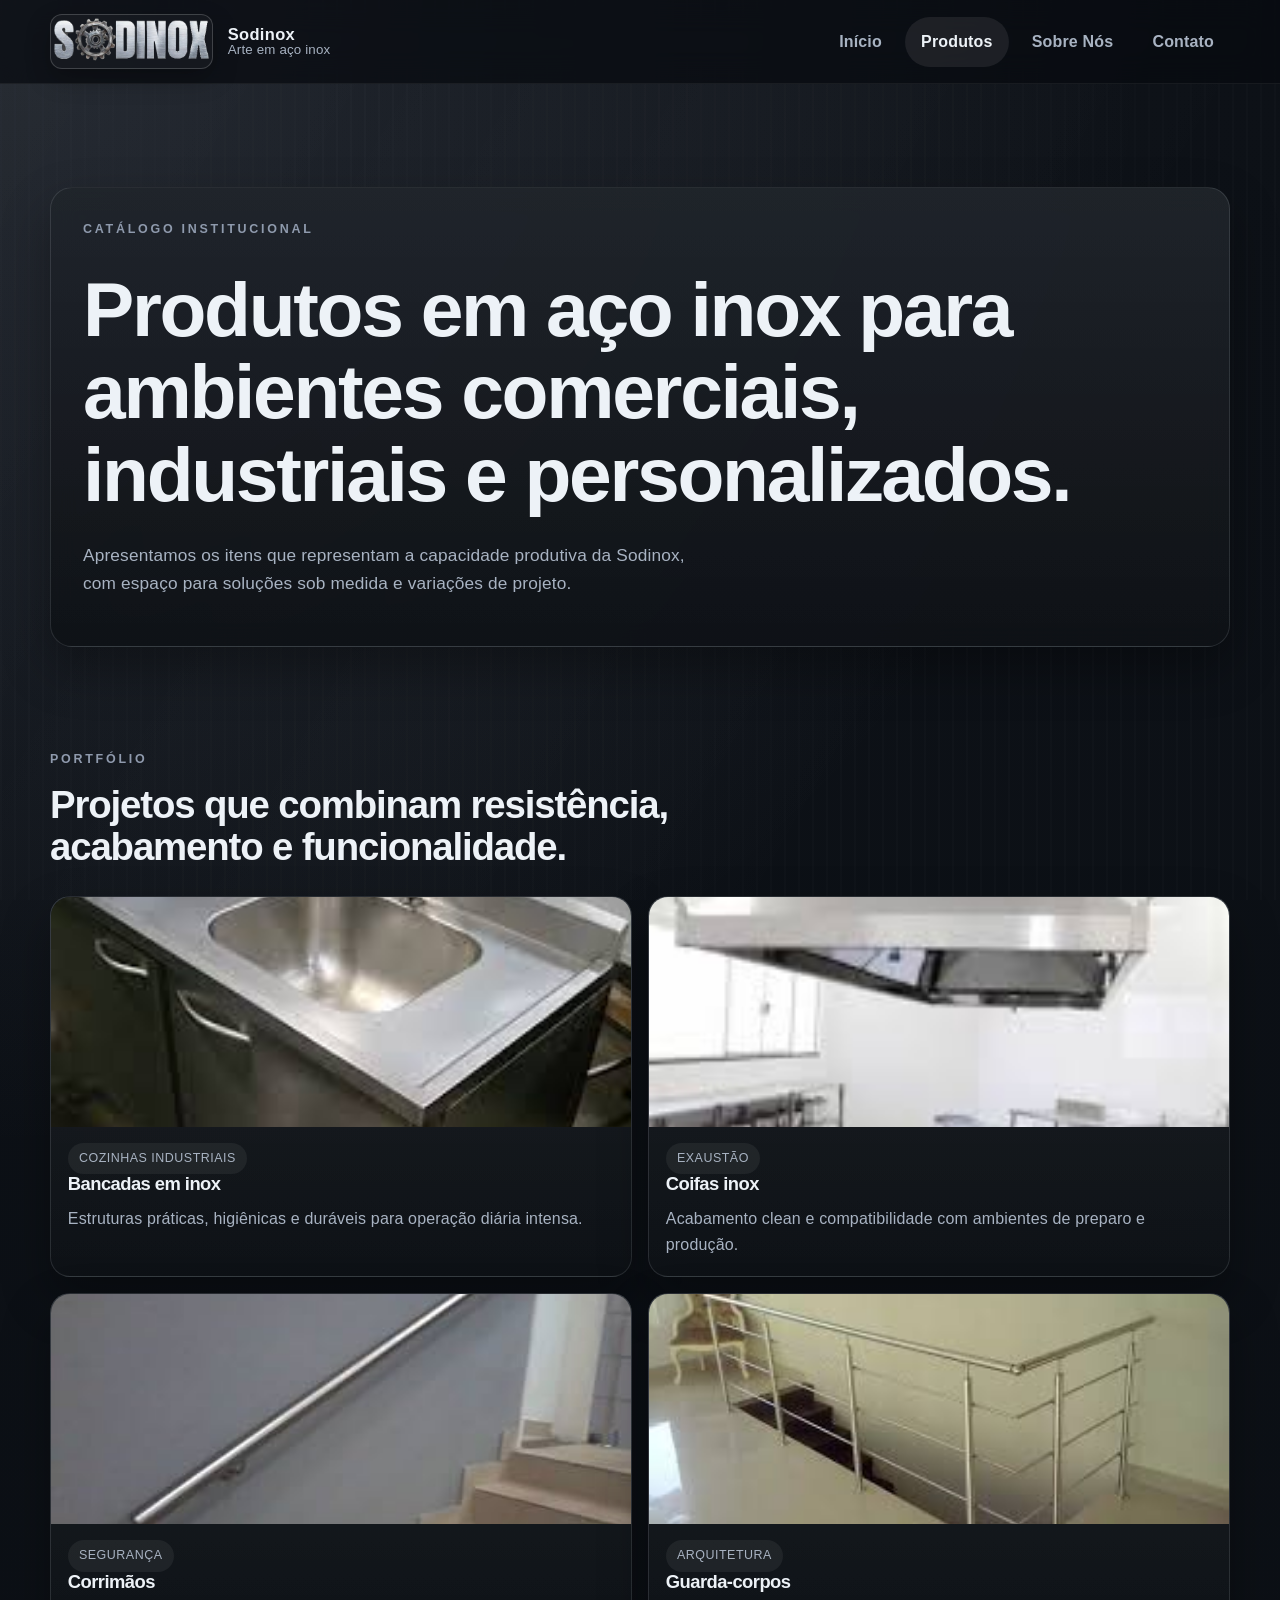
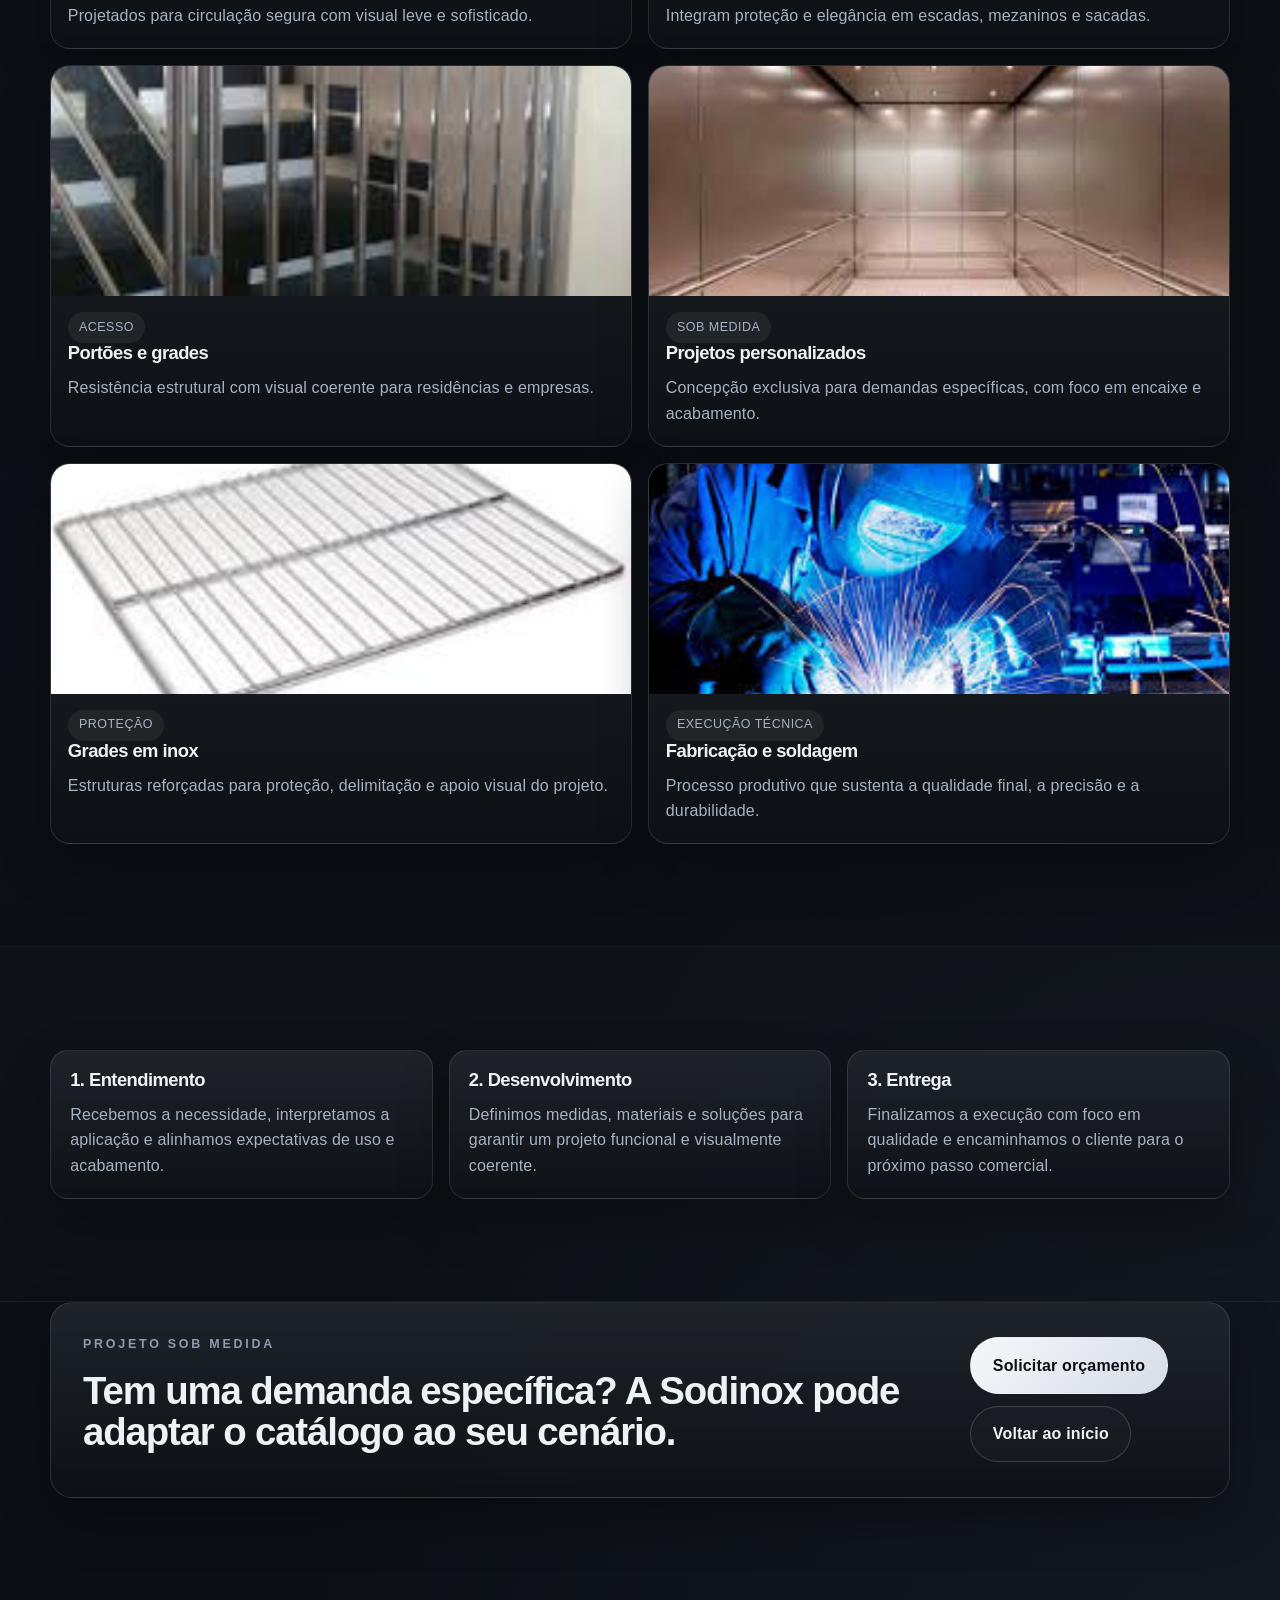
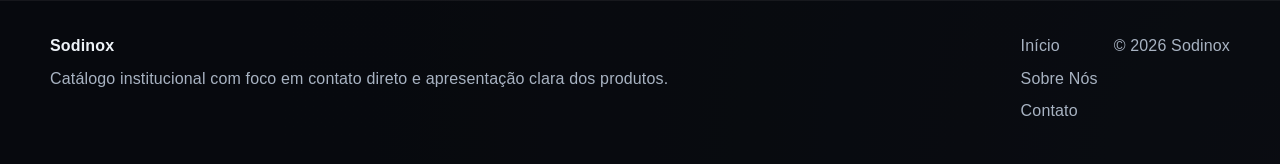
<file: paginas/produtos.html>
<!DOCTYPE html>
<html lang="pt-BR">
<head>
  <meta charset="UTF-8">
  <meta name="viewport" content="width=device-width, initial-scale=1.0">
  <meta name="description" content="Catálogo institucional da Sodinox com bancadas, coifas, corrimãos, guarda-corpos, portões e projetos sob medida em aço inox.">
  <meta name="theme-color" content="#0e1116">
  <title>Produtos | Sodinox</title>
  <link rel="stylesheet" href="../estilos/geral.css">
  <link rel="stylesheet" href="../estilos/produtos.css">
  <script defer src="../scripts/principal.js"></script>
</head>
<body data-pagina="produtos">
  <a class="link-salto" href="#conteudo-principal">Pular para o conteúdo</a>

  <header class="cabecalho-site">
    <div class="conteiner barra-cabecalho">
      <a class="marca" href="../index.html" aria-label="Sodinox - página inicial">
        <img src="../imagens/marca-sodinox.png" alt="Logotipo da Sodinox">
        <span class="texto-marca">
          <strong>Sodinox</strong>
          <small>Arte em aço inox</small>
        </span>
      </a>

      <button class="botao-menu" type="button" aria-expanded="false" aria-controls="navegacao-principal">
        <span></span>
        <span></span>
        <span></span>
        <span class="texto-acessivel">Abrir menu</span>
      </button>

      <nav id="navegacao-principal" class="navegacao-principal" aria-label="Navegação principal">
        <a href="../index.html" data-navegacao="inicio">Início</a>
        <a href="produtos.html" data-navegacao="produtos">Produtos</a>
        <a href="sobre.html" data-navegacao="sobre">Sobre Nós</a>
        <a href="contato.html" data-navegacao="contato">Contato</a>
      </nav>
    </div>
  </header>

  <main id="conteudo-principal">
    <section class="cabecalho-pagina secao">
      <div class="conteiner casca-pagina superficie-cartao" data-animar>
        <p class="rotulo">Catálogo institucional</p>
        <h1>Produtos em aço inox para ambientes comerciais, industriais e personalizados.</h1>
        <p class="texto-destaque">
          Apresentamos os itens que representam a capacidade produtiva da Sodinox, com espaço para soluções sob medida e variações de projeto.
        </p>
      </div>
    </section>

    <section class="secao">
      <div class="conteiner">
        <div class="cabecalho-secao" data-animar>
          <p class="rotulo">Portfólio</p>
          <h2>Projetos que combinam resistência, acabamento e funcionalidade.</h2>
        </div>

        <div class="grade-catalogo">
          <article class="cartao-catalogo superficie-cartao" data-animar>
            <img src="../imagens/bancada inox.jpg" alt="Bancada em aço inox">
            <div>
              <p class="etiqueta">Cozinhas industriais</p>
              <h3>Bancadas em inox</h3>
              <p>Estruturas práticas, higiênicas e duráveis para operação diária intensa.</p>
            </div>
          </article>

          <article class="cartao-catalogo superficie-cartao" data-animar>
            <img src="../imagens/coifa inox.jpg" alt="Coifa em aço inox">
            <div>
              <p class="etiqueta">Exaustão</p>
              <h3>Coifas inox</h3>
              <p>Acabamento clean e compatibilidade com ambientes de preparo e produção.</p>
            </div>
          </article>

          <article class="cartao-catalogo superficie-cartao" data-animar>
            <img src="../imagens/corrimao inox.jpg" alt="Corrimão em aço inox">
            <div>
              <p class="etiqueta">Segurança</p>
              <h3>Corrimãos</h3>
              <p>Projetados para circulação segura com visual leve e sofisticado.</p>
            </div>
          </article>

          <article class="cartao-catalogo superficie-cartao" data-animar>
            <img src="../imagens/guardacorpo inox.jpg" alt="Guarda-corpo em aço inox">
            <div>
              <p class="etiqueta">Arquitetura</p>
              <h3>Guarda-corpos</h3>
              <p>Integram proteção e elegância em escadas, mezaninos e sacadas.</p>
            </div>
          </article>

          <article class="cartao-catalogo superficie-cartao" data-animar>
            <img src="../imagens/portao inox.jpg" alt="Portão em aço inox">
            <div>
              <p class="etiqueta">Acesso</p>
              <h3>Portões e grades</h3>
              <p>Resistência estrutural com visual coerente para residências e empresas.</p>
            </div>
          </article>

          <article class="cartao-catalogo superficie-cartao" data-animar>
            <img src="../imagens/revestimento inox.jpg" alt="Revestimento em aço inox">
            <div>
              <p class="etiqueta">Sob medida</p>
              <h3>Projetos personalizados</h3>
              <p>Concepção exclusiva para demandas específicas, com foco em encaixe e acabamento.</p>
            </div>
          </article>

          <article class="cartao-catalogo superficie-cartao" data-animar>
            <img src="../imagens/grade inox.jpg" alt="Grade em aço inox">
            <div>
              <p class="etiqueta">Proteção</p>
              <h3>Grades em inox</h3>
              <p>Estruturas reforçadas para proteção, delimitação e apoio visual do projeto.</p>
            </div>
          </article>

          <article class="cartao-catalogo superficie-cartao" data-animar>
            <img src="../imagens/soldagem inox.jpg" alt="Soldagem em aço inox">
            <div>
              <p class="etiqueta">Execução técnica</p>
              <h3>Fabricação e soldagem</h3>
              <p>Processo produtivo que sustenta a qualidade final, a precisão e a durabilidade.</p>
            </div>
          </article>
        </div>
      </div>
    </section>

    <section class="secao secao-alternada">
      <div class="conteiner grade-processo">
        <article class="cartao-processo superficie-cartao" data-animar>
          <h3>1. Entendimento</h3>
          <p>Recebemos a necessidade, interpretamos a aplicação e alinhamos expectativas de uso e acabamento.</p>
        </article>
        <article class="cartao-processo superficie-cartao" data-animar>
          <h3>2. Desenvolvimento</h3>
          <p>Definimos medidas, materiais e soluções para garantir um projeto funcional e visualmente coerente.</p>
        </article>
        <article class="cartao-processo superficie-cartao" data-animar>
          <h3>3. Entrega</h3>
          <p>Finalizamos a execução com foco em qualidade e encaminhamos o cliente para o próximo passo comercial.</p>
        </article>
      </div>
    </section>

    <section class="secao secao-chamada">
      <div class="conteiner faixa-chamada superficie-cartao" data-animar>
        <div>
          <p class="rotulo">Projeto sob medida</p>
          <h2>Tem uma demanda específica? A Sodinox pode adaptar o catálogo ao seu cenário.</h2>
        </div>
        <div class="acoes-chamada">
          <a class="botao botao-principal" href="contato.html" data-link-whatsapp>Solicitar orçamento</a>
          <a class="botao botao-secundario" href="../index.html">Voltar ao início</a>
        </div>
      </div>
    </section>
  </main>

  <footer class="rodape-site">
    <div class="conteiner grade-rodape">
      <div>
        <strong>Sodinox</strong>
        <p>Catálogo institucional com foco em contato direto e apresentação clara dos produtos.</p>
      </div>
      <div class="links-rodape">
        <a href="../index.html">Início</a>
        <a href="sobre.html">Sobre Nós</a>
        <a href="contato.html">Contato</a>
      </div>
      <p class="nota-rodape" data-ano-atual>© 2026 Sodinox</p>
    </div>
  </footer>
</body>
</html>
</file>
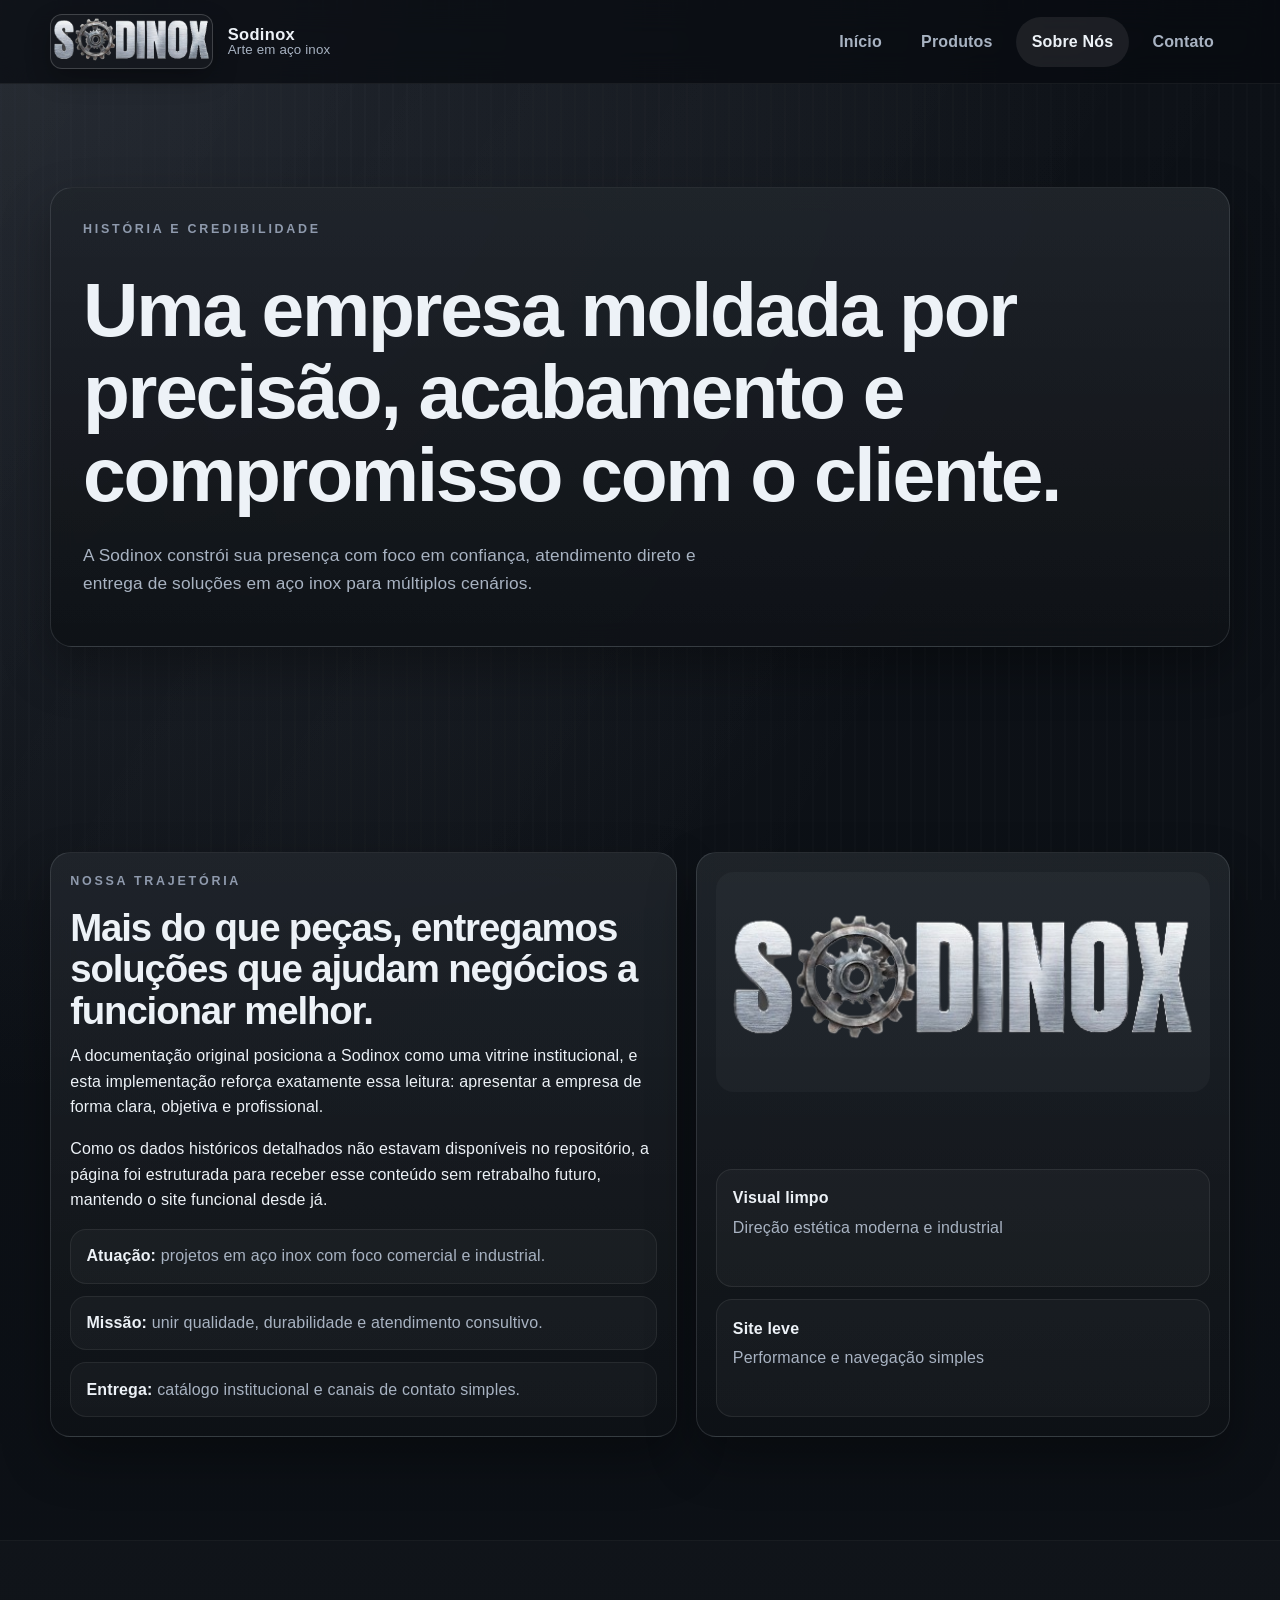
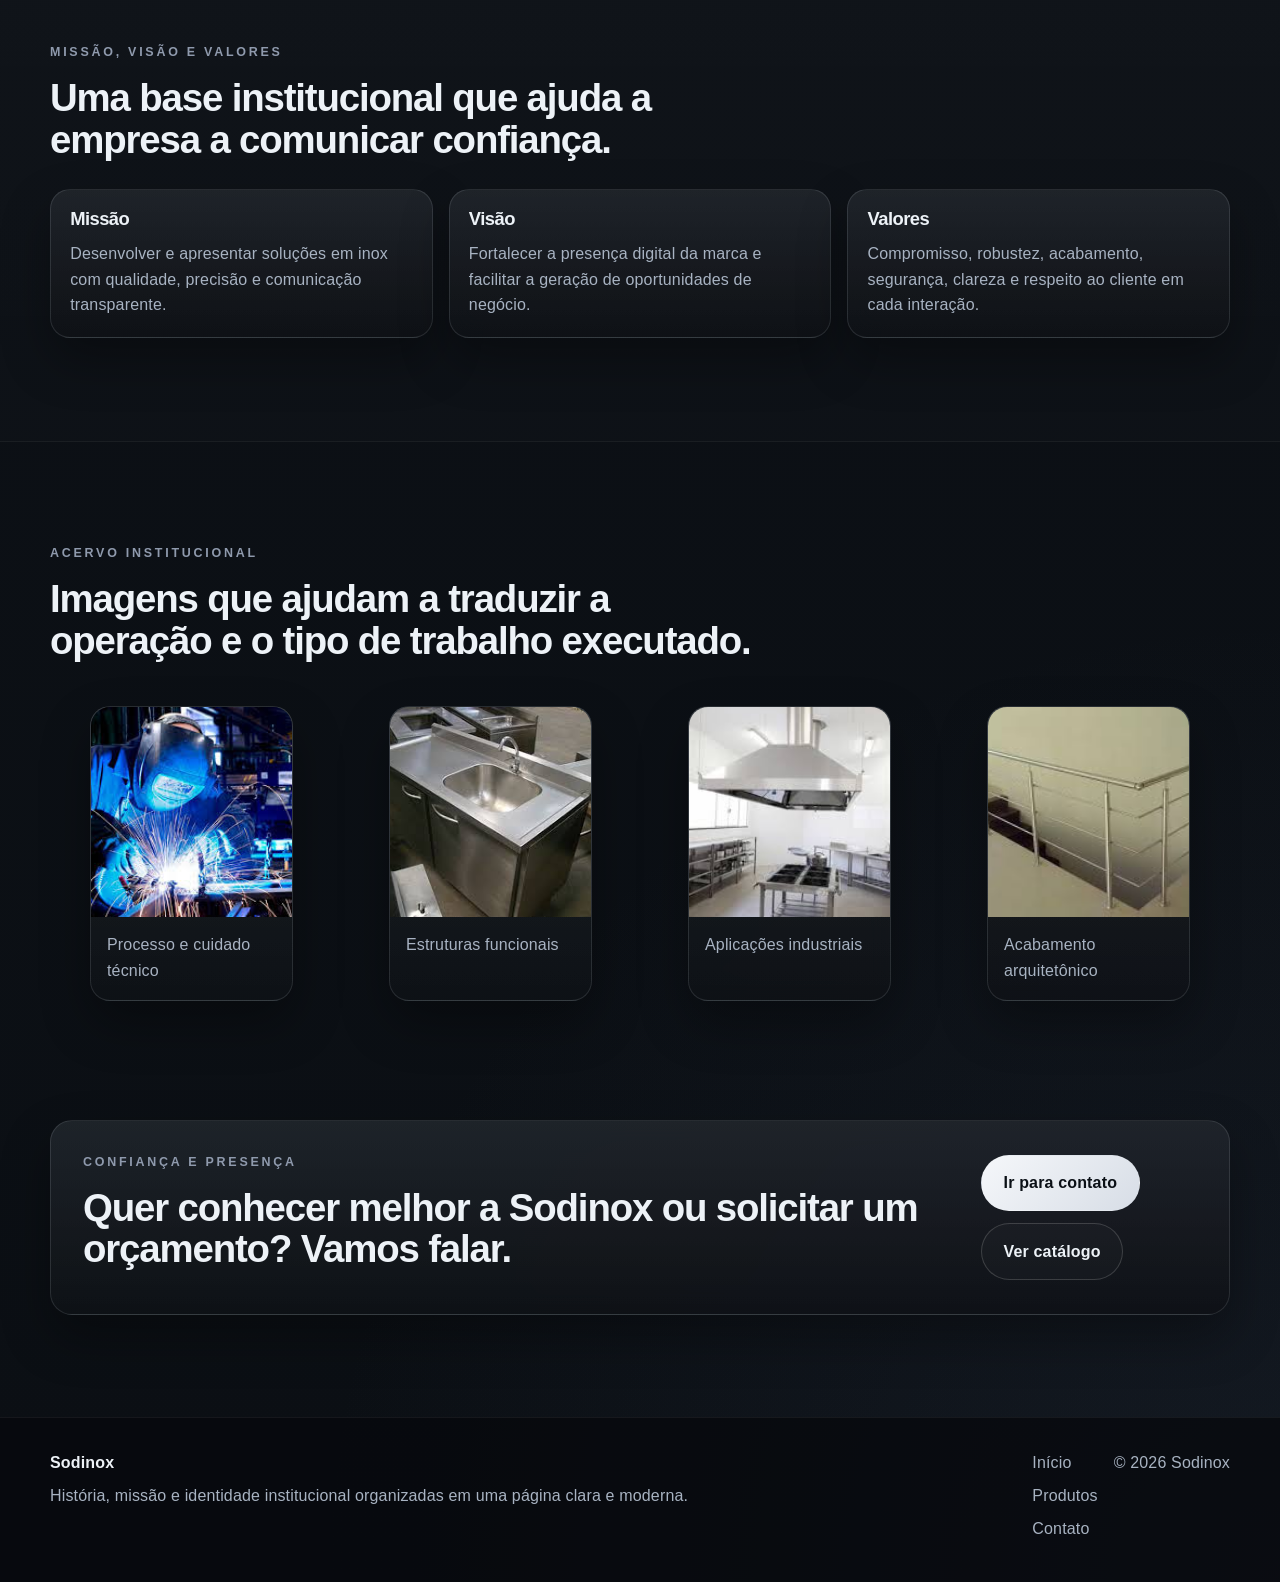
<file: paginas/sobre.html>
<!DOCTYPE html>
<html lang="pt-BR">
<head>
  <meta charset="UTF-8">
  <meta name="viewport" content="width=device-width, initial-scale=1.0">
  <meta name="description" content="Conheça a história, missão, valores e acervo institucional da Sodinox, empresa especializada em aço inox.">
  <meta name="theme-color" content="#0e1116">
  <title>Sobre Nós | Sodinox</title>
  <link rel="stylesheet" href="../estilos/geral.css">
  <link rel="stylesheet" href="../estilos/sobre.css">
  <script defer src="../scripts/principal.js"></script>
</head>
<body data-pagina="sobre">
  <a class="link-salto" href="#conteudo-principal">Pular para o conteúdo</a>

  <header class="cabecalho-site">
    <div class="conteiner barra-cabecalho">
      <a class="marca" href="../index.html" aria-label="Sodinox - página inicial">
        <img src="../imagens/marca-sodinox.png" alt="Logotipo da Sodinox">
        <span class="texto-marca">
          <strong>Sodinox</strong>
          <small>Arte em aço inox</small>
        </span>
      </a>

      <button class="botao-menu" type="button" aria-expanded="false" aria-controls="navegacao-principal">
        <span></span>
        <span></span>
        <span></span>
        <span class="texto-acessivel">Abrir menu</span>
      </button>

      <nav id="navegacao-principal" class="navegacao-principal" aria-label="Navegação principal">
        <a href="../index.html" data-navegacao="inicio">Início</a>
        <a href="produtos.html" data-navegacao="produtos">Produtos</a>
        <a href="sobre.html" data-navegacao="sobre">Sobre Nós</a>
        <a href="contato.html" data-navegacao="contato">Contato</a>
      </nav>
    </div>
  </header>

  <main id="conteudo-principal">
    <section class="cabecalho-pagina secao">
      <div class="conteiner casca-pagina superficie-cartao" data-animar>
        <p class="rotulo">História e credibilidade</p>
        <h1>Uma empresa moldada por precisão, acabamento e compromisso com o cliente.</h1>
        <p class="texto-destaque">
          A Sodinox constrói sua presença com foco em confiança, atendimento direto e entrega de soluções em aço inox para múltiplos cenários.
        </p>
      </div>
    </section>

    <section class="secao">
      <div class="conteiner grade-sobre">
        <article class="cartao-historia superficie-cartao" data-animar>
          <p class="rotulo">Nossa trajetória</p>
          <h2>Mais do que peças, entregamos soluções que ajudam negócios a funcionar melhor.</h2>
          <p>
            A documentação original posiciona a Sodinox como uma vitrine institucional, e esta implementação reforça exatamente essa leitura:
            apresentar a empresa de forma clara, objetiva e profissional.
          </p>
          <p>
            Como os dados históricos detalhados não estavam disponíveis no repositório, a página foi estruturada para receber esse conteúdo
            sem retrabalho futuro, mantendo o site funcional desde já.
          </p>
          <ul class="linha-do-tempo">
            <li><strong>Atuação:</strong> projetos em aço inox com foco comercial e industrial.</li>
            <li><strong>Missão:</strong> unir qualidade, durabilidade e atendimento consultivo.</li>
            <li><strong>Entrega:</strong> catálogo institucional e canais de contato simples.</li>
          </ul>
        </article>

        <aside class="lateral-sobre superficie-cartao" data-animar>
          <img src="../imagens/marca-sodinox.png" alt="Logotipo da Sodinox em destaque">
          <div class="metricas-sobre">
            <div>
              <strong>Visual limpo</strong>
              <span>Direção estética moderna e industrial</span>
            </div>
            <div>
              <strong>Site leve</strong>
              <span>Performance e navegação simples</span>
            </div>
          </div>
        </aside>
      </div>
    </section>

    <section class="secao secao-alternada">
      <div class="conteiner">
        <div class="cabecalho-secao" data-animar>
          <p class="rotulo">Missão, visão e valores</p>
          <h2>Uma base institucional que ajuda a empresa a comunicar confiança.</h2>
        </div>

        <div class="grade-valores">
          <article class="cartao-valor superficie-cartao" data-animar>
            <h3>Missão</h3>
            <p>Desenvolver e apresentar soluções em inox com qualidade, precisão e comunicação transparente.</p>
          </article>
          <article class="cartao-valor superficie-cartao" data-animar>
            <h3>Visão</h3>
            <p>Fortalecer a presença digital da marca e facilitar a geração de oportunidades de negócio.</p>
          </article>
          <article class="cartao-valor superficie-cartao" data-animar>
            <h3>Valores</h3>
            <p>Compromisso, robustez, acabamento, segurança, clareza e respeito ao cliente em cada interação.</p>
          </article>
        </div>
      </div>
    </section>

    <section class="secao">
      <div class="conteiner">
        <div class="cabecalho-secao" data-animar>
          <p class="rotulo">Acervo institucional</p>
          <h2>Imagens que ajudam a traduzir a operação e o tipo de trabalho executado.</h2>
        </div>

        <div class="grade-galeria">
          <figure class="item-galeria superficie-cartao" data-animar>
            <img src="../imagens/soldagem inox.jpg" alt="Soldagem em aço inox">
            <figcaption>Processo e cuidado técnico</figcaption>
          </figure>
          <figure class="item-galeria superficie-cartao" data-animar>
            <img src="../imagens/bancada inox.jpg" alt="Bancada em aço inox">
            <figcaption>Estruturas funcionais</figcaption>
          </figure>
          <figure class="item-galeria superficie-cartao" data-animar>
            <img src="../imagens/coifa inox.jpg" alt="Coifa em aço inox">
            <figcaption>Aplicações industriais</figcaption>
          </figure>
          <figure class="item-galeria superficie-cartao" data-animar>
            <img src="../imagens/guardacorpo inox.jpg" alt="Guarda-corpo em aço inox">
            <figcaption>Acabamento arquitetônico</figcaption>
          </figure>
        </div>
      </div>
    </section>

    <section class="secao secao-chamada">
      <div class="conteiner faixa-chamada superficie-cartao" data-animar>
        <div>
          <p class="rotulo">Confiança e presença</p>
          <h2>Quer conhecer melhor a Sodinox ou solicitar um orçamento? Vamos falar.</h2>
        </div>
        <div class="acoes-chamada">
          <a class="botao botao-principal" href="contato.html" data-link-whatsapp>Ir para contato</a>
          <a class="botao botao-secundario" href="produtos.html">Ver catálogo</a>
        </div>
      </div>
    </section>
  </main>

  <footer class="rodape-site">
    <div class="conteiner grade-rodape">
      <div>
        <strong>Sodinox</strong>
        <p>História, missão e identidade institucional organizadas em uma página clara e moderna.</p>
      </div>
      <div class="links-rodape">
        <a href="../index.html">Início</a>
        <a href="produtos.html">Produtos</a>
        <a href="contato.html">Contato</a>
      </div>
      <p class="nota-rodape" data-ano-atual>© 2026 Sodinox</p>
    </div>
  </footer>
</body>
</html>
</file>
<file: estilos/geral.css>
:root {
  --fundo: #0c0f14;
  --fundo-elevado: #11161d;
  --superficie: rgba(17, 22, 29, 0.84);
  --superficie-forte: #151b23;
  --linha: rgba(226, 232, 240, 0.12);
  --texto: #edf2f7;
  --texto-suave: #a8b3c2;
  --destaque: #d7dde6;
  --destaque-forte: #f5f7fa;
  --marca: #8f9aad;
  --marca-profunda: #1f2a3a;
  --sombra: 0 22px 50px rgba(0, 0, 0, 0.32);
  --raio: 22px;
  --conteiner-maximo: 1180px;
}

*,
*::before,
*::after {
  box-sizing: border-box;
}

html {
  scroll-behavior: smooth;
}

body {
  margin: 0;
  color: var(--texto);
  background:
    radial-gradient(circle at top left, rgba(160, 170, 190, 0.16), transparent 32%),
    radial-gradient(circle at bottom right, rgba(60, 75, 100, 0.18), transparent 28%),
    linear-gradient(180deg, #0d1117 0%, #0b0f14 100%);
  font-family: "Trebuchet MS", "Segoe UI", sans-serif;
  line-height: 1.6;
  letter-spacing: 0.01em;
  min-height: 100vh;
  position: relative;
  overflow-x: hidden;
}

body::before {
  content: "";
  position: fixed;
  inset: 0;
  pointer-events: none;
  background:
    linear-gradient(120deg, rgba(255, 255, 255, 0.03), transparent 24%, rgba(255, 255, 255, 0.03) 48%, transparent 72%),
    repeating-linear-gradient(
      90deg,
      rgba(255, 255, 255, 0.025) 0,
      rgba(255, 255, 255, 0.025) 2px,
      transparent 2px,
      transparent 14px
    );
  opacity: 0.38;
  mix-blend-mode: screen;
}

img {
  display: block;
  max-width: 100%;
}

a {
  color: inherit;
  text-decoration: none;
}

p {
  margin-top: 0;
}

h1,
h2,
h3 {
  margin: 0 0 0.75rem;
  line-height: 1.08;
  letter-spacing: -0.03em;
  font-family: "Bahnschrift", "Trebuchet MS", sans-serif;
}

h1 {
  font-size: clamp(2.6rem, 6vw, 4.9rem);
}

h2 {
  font-size: clamp(1.7rem, 3vw, 2.8rem);
}

h3 {
  font-size: 1.15rem;
}

.conteiner {
  width: min(100% - 2rem, var(--conteiner-maximo));
  margin-inline: auto;
}

.secao {
  padding: clamp(4.5rem, 8vw, 7rem) 0;
  position: relative;
}

.secao-alternada {
  background: linear-gradient(180deg, rgba(255, 255, 255, 0.02), rgba(255, 255, 255, 0.01));
  border-top: 1px solid rgba(255, 255, 255, 0.04);
  border-bottom: 1px solid rgba(255, 255, 255, 0.04);
}

.secao-chamada {
  padding-top: 0;
}

.cabecalho-secao {
  max-width: 720px;
  margin-bottom: 1.8rem;
}

.texto-secao {
  max-width: 620px;
}

.rotulo {
  margin: 0 0 0.9rem;
  color: var(--marca);
  text-transform: uppercase;
  letter-spacing: 0.22em;
  font-size: 0.78rem;
  font-weight: 700;
}

.texto-destaque {
  font-size: 1.08rem;
  color: var(--texto-suave);
  max-width: 65ch;
}

.superficie-cartao {
  background:
    linear-gradient(180deg, rgba(255, 255, 255, 0.06), rgba(255, 255, 255, 0.02)),
    linear-gradient(180deg, rgba(17, 22, 29, 0.92), rgba(9, 12, 17, 0.92));
  border: 1px solid var(--linha);
  box-shadow: var(--sombra);
  backdrop-filter: blur(12px);
}

.botao {
  display: inline-flex;
  align-items: center;
  justify-content: center;
  gap: 0.5rem;
  min-height: 3rem;
  padding: 0.9rem 1.35rem;
  border-radius: 999px;
  font-weight: 700;
  border: 1px solid transparent;
  transition:
    transform 180ms ease,
    border-color 180ms ease,
    background-color 180ms ease,
    color 180ms ease;
}

.botao:hover {
  transform: translateY(-1px);
}

.botao-principal {
  background: linear-gradient(135deg, var(--destaque-forte), var(--destaque));
  color: #0b1016;
}

.botao-secundario {
  background: rgba(255, 255, 255, 0.02);
  color: var(--texto);
  border-color: rgba(255, 255, 255, 0.16);
}

.link-texto {
  color: var(--destaque-forte);
  font-weight: 700;
}

.cabecalho-site {
  position: sticky;
  top: 0;
  z-index: 50;
  background: rgba(8, 11, 16, 0.72);
  backdrop-filter: blur(16px);
  border-bottom: 1px solid rgba(255, 255, 255, 0.06);
}

.barra-cabecalho {
  min-height: 5.2rem;
  display: flex;
  align-items: center;
  justify-content: space-between;
  gap: 1rem;
}

.marca {
  display: inline-flex;
  align-items: center;
  gap: 0.9rem;
  min-width: 0;
}

.marca img {
  width: auto;
  height: 3.4rem;
  max-width: 11rem;
  border-radius: 12px;
  object-fit: contain;
  background: rgba(255, 255, 255, 0.03);
  border: 1px solid rgba(255, 255, 255, 0.18);
  box-shadow: 0 10px 24px rgba(0, 0, 0, 0.28);
}

.texto-marca {
  display: flex;
  flex-direction: column;
  line-height: 1.1;
}

.texto-marca strong {
  font-size: 1.03rem;
  letter-spacing: 0.02em;
}

.texto-marca small {
  color: var(--texto-suave);
}

.navegacao-principal {
  display: flex;
  align-items: center;
  gap: 0.45rem;
}

.navegacao-principal a {
  padding: 0.76rem 1rem;
  border-radius: 999px;
  color: var(--texto-suave);
  font-weight: 600;
  transition:
    background-color 180ms ease,
    color 180ms ease,
    transform 180ms ease;
}

.navegacao-principal a:hover,
.navegacao-principal a.ativo {
  color: var(--texto);
  background: rgba(255, 255, 255, 0.08);
}

.botao-menu {
  display: none;
  width: 3rem;
  height: 3rem;
  border: 1px solid rgba(255, 255, 255, 0.12);
  background: rgba(255, 255, 255, 0.03);
  border-radius: 999px;
  padding: 0.55rem;
}

.botao-menu span {
  display: block;
  height: 2px;
  width: 100%;
  background: var(--texto);
  border-radius: 999px;
}

.botao-menu span + span {
  margin-top: 0.34rem;
}

.link-salto {
  position: absolute;
  left: -999px;
  top: 0.75rem;
  z-index: 100;
  padding: 0.75rem 1rem;
  border-radius: 999px;
  background: var(--destaque-forte);
  color: #091018;
  font-weight: 700;
}

.link-salto:focus {
  left: 1rem;
}

.texto-acessivel {
  position: absolute;
  width: 1px;
  height: 1px;
  padding: 0;
  margin: -1px;
  overflow: hidden;
  clip: rect(0, 0, 0, 0);
  white-space: nowrap;
  border: 0;
}

.rodape-site {
  padding: 2rem 0 2.5rem;
  border-top: 1px solid rgba(255, 255, 255, 0.06);
  background: rgba(6, 8, 12, 0.72);
}

.grade-rodape {
  display: grid;
  grid-template-columns: 1.4fr auto auto;
  gap: 1rem;
  align-items: start;
}

.grade-rodape strong {
  display: inline-block;
  margin-bottom: 0.45rem;
}

.grade-rodape p,
.grade-rodape a {
  color: var(--texto-suave);
}

.links-rodape {
  display: grid;
  gap: 0.45rem;
}

.nota-rodape {
  text-align: right;
}

.casca-pagina,
.faixa-chamada {
  padding: clamp(1.4rem, 3vw, 2rem);
  border-radius: var(--raio);
}

.casca-pagina {
  display: grid;
  gap: 0.85rem;
}

.faixa-chamada {
  display: flex;
  align-items: center;
  justify-content: space-between;
  gap: 1.25rem;
}

.acoes-chamada {
  display: flex;
  flex-wrap: wrap;
  gap: 0.75rem;
}

.acoes-centralizadas {
  margin-top: 1.5rem;
  display: flex;
  justify-content: center;
}

[data-animar] {
  opacity: 1;
}

[data-animar].visivel {
  animation: subir 650ms ease both;
}

@keyframes subir {
  from {
    opacity: 0;
    transform: translateY(18px);
  }

  to {
    opacity: 1;
    transform: translateY(0);
  }
}

:focus-visible {
  outline: 3px solid rgba(255, 255, 255, 0.82);
  outline-offset: 3px;
}

@media (max-width: 920px) {
  .botao-menu {
    display: inline-flex;
    flex-direction: column;
    justify-content: center;
  }

  .navegacao-principal {
    position: absolute;
    left: 1rem;
    right: 1rem;
    top: 5.1rem;
    display: grid;
    gap: 0.35rem;
    padding: 0.85rem;
    border-radius: 18px;
    background: rgba(10, 13, 18, 0.98);
    border: 1px solid rgba(255, 255, 255, 0.08);
    box-shadow: var(--sombra);
    opacity: 0;
    transform: translateY(-12px);
    pointer-events: none;
    transition: 180ms ease;
  }

  .navegacao-principal.aberto {
    opacity: 1;
    transform: translateY(0);
    pointer-events: auto;
  }

  .navegacao-principal a {
    width: 100%;
  }

  .grade-rodape,
  .faixa-chamada {
    grid-template-columns: 1fr;
    display: grid;
  }

  .nota-rodape {
    text-align: left;
  }
}

@media (max-width: 640px) {
  .conteiner {
    width: min(100% - 1.1rem, var(--conteiner-maximo));
  }

  .barra-cabecalho {
    min-height: 4.8rem;
  }

  .marca img {
    height: 2.8rem;
    max-width: 8.9rem;
  }

  .casca-pagina,
  .faixa-chamada {
    padding: 1.1rem;
  }
}
</file>
<file: estilos/inicio.css>
.grade-principal {
  display: grid;
  grid-template-columns: 1.15fr 0.85fr;
  gap: 1.4rem;
  align-items: center;
}

.texto-principal {
  display: grid;
  gap: 1rem;
}

.acoes-principais {
  display: flex;
  flex-wrap: wrap;
  gap: 0.75rem;
  margin-top: 0.4rem;
}

.destaques-principais {
  list-style: none;
  display: grid;
  grid-template-columns: repeat(3, minmax(0, 1fr));
  gap: 0.85rem;
  padding: 0;
  margin: 0.35rem 0 0;
}

.destaques-principais li,
.cartao-recurso,
.indicador,
.cartao-produto {
  border-radius: 18px;
}

.destaques-principais li {
  padding: 1rem;
  border: 1px solid rgba(255, 255, 255, 0.08);
  background: rgba(255, 255, 255, 0.03);
}

.destaques-principais strong {
  display: block;
  margin-bottom: 0.35rem;
  text-transform: uppercase;
  letter-spacing: 0.08em;
  font-size: 0.84rem;
}

.destaques-principais span,
.cartao-recurso p,
.indicador span {
  color: var(--texto-suave);
}

.painel-principal {
  display: grid;
  gap: 0.9rem;
}

.midia-principal {
  overflow: hidden;
  border-radius: 26px;
}

.midia-principal img {
  width: 100%;
  height: 100%;
  min-height: 340px;
  object-fit: cover;
}

.estatisticas-principais {
  display: grid;
  grid-template-columns: repeat(2, minmax(0, 1fr));
  gap: 0.85rem;
}

.indicador {
  padding: 1rem;
}

.indicador strong {
  display: block;
  margin-bottom: 0.4rem;
  font-size: 1rem;
}

.grade-dividida {
  display: grid;
  grid-template-columns: 0.95fr 1.05fr;
  gap: 1.25rem;
  align-items: start;
}

.pilha-recursos {
  display: grid;
  gap: 0.85rem;
}

.cartao-recurso,
.cartao-produto {
  padding: 1.15rem;
}

.cartao-recurso h3,
.cartao-produto h3 {
  margin-bottom: 0.45rem;
}

.grade-produtos {
  display: grid;
  grid-template-columns: repeat(2, minmax(0, 1fr));
  gap: 1rem;
}

.cartao-produto {
  display: grid;
  grid-template-columns: 170px 1fr;
  gap: 1rem;
  align-items: center;
}

.cartao-produto img {
  width: 100%;
  height: 100%;
  min-height: 150px;
  object-fit: cover;
  border-radius: 14px;
}

.cartao-produto p {
  color: var(--texto-suave);
  margin-bottom: 0;
}

.secao-chamada .faixa-chamada {
  background:
    linear-gradient(140deg, rgba(31, 42, 58, 0.28), rgba(255, 255, 255, 0.02)),
    linear-gradient(180deg, rgba(17, 22, 29, 0.96), rgba(10, 14, 19, 0.96));
}

@media (max-width: 920px) {
  .grade-principal,
  .grade-dividida,
  .grade-produtos {
    grid-template-columns: 1fr;
  }

  .destaques-principais {
    grid-template-columns: 1fr;
  }

  .midia-principal img {
    min-height: 260px;
  }
}

@media (max-width: 640px) {
  .estatisticas-principais {
    grid-template-columns: 1fr;
  }

  .cartao-produto {
    grid-template-columns: 1fr;
  }
}
</file>
<file: estilos/contato.css>
.grade-contato {
  display: grid;
  grid-template-columns: repeat(3, minmax(0, 1fr));
  gap: 1rem;
}

.cartao-contato {
  padding: 1.2rem;
  border-radius: 20px;
}

.cartao-contato p {
  color: var(--texto-suave);
}

.selo-icone {
  display: inline-flex;
  align-items: center;
  justify-content: center;
  min-width: 3rem;
  height: 3rem;
  margin-bottom: 0.9rem;
  border-radius: 999px;
  background: rgba(255, 255, 255, 0.06);
  border: 1px solid rgba(255, 255, 255, 0.12);
  color: var(--destaque-forte);
  font-size: 0.82rem;
  font-weight: 800;
  letter-spacing: 0.08em;
}

.disposicao-contato {
  display: grid;
  grid-template-columns: 0.9fr 1.1fr;
  gap: 1rem;
  align-items: stretch;
}

.painel-informativo,
.painel-mapa {
  padding: 1.2rem;
  border-radius: 20px;
}

.detalhes-contato {
  display: grid;
  gap: 0.9rem;
  margin: 1.3rem 0;
}

.detalhes-contato div {
  padding: 0.9rem 1rem;
  border-radius: 16px;
  background: rgba(255, 255, 255, 0.03);
  border: 1px solid rgba(255, 255, 255, 0.08);
}

.detalhes-contato dt {
  color: var(--destaque-forte);
  font-weight: 700;
  margin-bottom: 0.2rem;
}

.detalhes-contato dd {
  margin: 0;
  color: var(--texto-suave);
}

.acoes-contato {
  display: flex;
  flex-wrap: wrap;
  gap: 0.75rem;
}

.cabecalho-mapa {
  display: flex;
  align-items: start;
  justify-content: space-between;
  gap: 1rem;
  margin-bottom: 1rem;
}

.moldura-mapa {
  overflow: hidden;
  border-radius: 18px;
  border: 1px solid rgba(255, 255, 255, 0.08);
  background: rgba(255, 255, 255, 0.03);
}

.moldura-mapa iframe {
  width: 100%;
  min-height: 420px;
  border: 0;
}

@media (max-width: 920px) {
  .grade-contato,
  .disposicao-contato {
    grid-template-columns: 1fr;
  }
}

@media (max-width: 640px) {
  .cabecalho-mapa {
    flex-direction: column;
  }

  .moldura-mapa iframe {
    min-height: 340px;
  }
}
</file>
<file: estilos/produtos.css>
.cabecalho-pagina {
  padding-bottom: 0;
}

.grade-catalogo {
  display: grid;
  grid-template-columns: repeat(2, minmax(0, 1fr));
  gap: 1rem;
}

.cartao-catalogo {
  overflow: hidden;
  border-radius: 20px;
}

.cartao-catalogo img {
  width: 100%;
  height: 230px;
  object-fit: cover;
}

.cartao-catalogo div {
  padding: 1rem 1.05rem 1.2rem;
}

.etiqueta {
  display: inline-flex;
  margin-bottom: 0.55rem;
  padding: 0.35rem 0.7rem;
  border-radius: 999px;
  background: rgba(255, 255, 255, 0.06);
  color: var(--texto-suave);
  font-size: 0.78rem;
  letter-spacing: 0.04em;
  text-transform: uppercase;
}

.cartao-catalogo p {
  color: var(--texto-suave);
  margin-bottom: 0;
}

.grade-processo {
  display: grid;
  grid-template-columns: repeat(3, minmax(0, 1fr));
  gap: 1rem;
}

.cartao-processo {
  padding: 1.2rem;
  border-radius: 18px;
}

.cartao-processo p {
  color: var(--texto-suave);
  margin-bottom: 0;
}

@media (max-width: 920px) {
  .grade-catalogo,
  .grade-processo {
    grid-template-columns: 1fr;
  }
}
</file>
<file: estilos/sobre.css>
.grade-sobre {
  display: grid;
  grid-template-columns: 1.08fr 0.92fr;
  gap: 1.15rem;
  align-items: stretch;
}

.cartao-historia,
.lateral-sobre,
.cartao-valor,
.item-galeria {
  border-radius: 20px;
}

.cartao-historia,
.lateral-sobre,
.cartao-valor {
  padding: 1.2rem;
}

.linha-do-tempo {
  list-style: none;
  padding: 0;
  margin: 1rem 0 0;
  display: grid;
  gap: 0.75rem;
}

.linha-do-tempo li {
  padding: 0.85rem 0.95rem;
  border-radius: 16px;
  background: rgba(255, 255, 255, 0.03);
  border: 1px solid rgba(255, 255, 255, 0.07);
  color: var(--texto-suave);
}

.linha-do-tempo strong {
  color: var(--texto);
}

.lateral-sobre {
  display: grid;
  gap: 1rem;
}

.lateral-sobre img {
  width: 100%;
  min-height: 220px;
  border-radius: 18px;
  object-fit: contain;
  padding: 0.55rem;
  background: rgba(255, 255, 255, 0.03);
}

.metricas-sobre {
  display: grid;
  gap: 0.8rem;
}

.metricas-sobre div {
  padding: 0.95rem 1rem;
  border-radius: 16px;
  background: rgba(255, 255, 255, 0.03);
  border: 1px solid rgba(255, 255, 255, 0.08);
}

.metricas-sobre strong {
  display: block;
  margin-bottom: 0.25rem;
}

.metricas-sobre span {
  color: var(--texto-suave);
}

.grade-valores {
  display: grid;
  grid-template-columns: repeat(3, minmax(0, 1fr));
  gap: 1rem;
}

.cartao-valor p {
  color: var(--texto-suave);
  margin-bottom: 0;
}

.grade-galeria {
  display: grid;
  grid-template-columns: repeat(4, minmax(0, 1fr));
  gap: 1rem;
}

.item-galeria {
  overflow: hidden;
}

.item-galeria img {
  width: 100%;
  height: 210px;
  object-fit: cover;
}

.item-galeria figcaption {
  padding: 0.95rem 1rem 1.05rem;
  color: var(--texto-suave);
}

@media (max-width: 920px) {
  .grade-sobre,
  .grade-valores,
  .grade-galeria {
    grid-template-columns: 1fr;
  }
}
</file>
